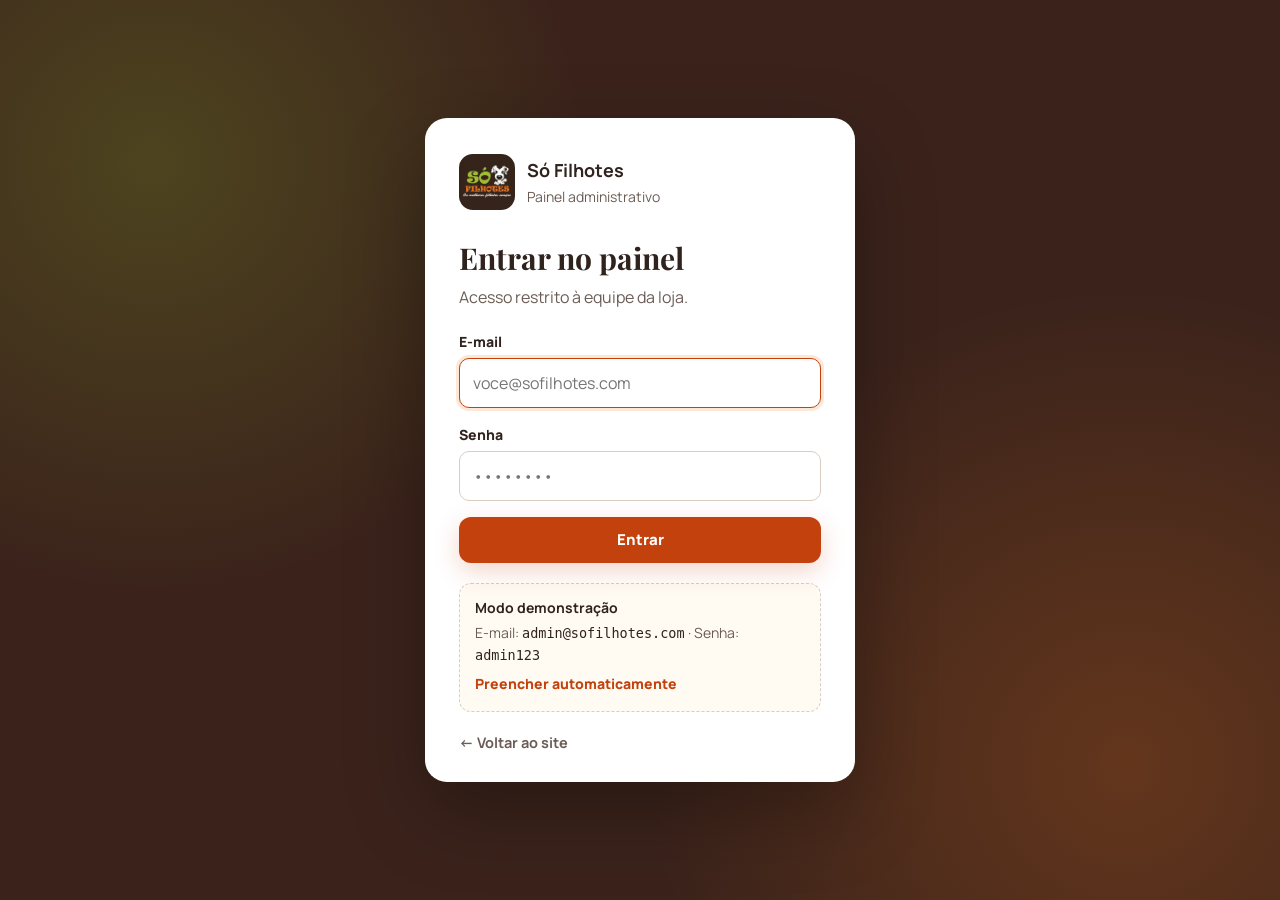
<file: admin.html>
<!doctype html>
<html lang="pt-BR">
<head>
  <meta charset="utf-8" />
  <meta name="viewport" content="width=device-width, initial-scale=1" />
  <title>Painel administrativo — Só Filhotes</title>
  <meta name="robots" content="noindex" />
  <meta name="theme-color" content="#3b231b" />
  <link rel="icon" type="image/png" href="assets/favicon.png" />
  <link rel="preconnect" href="https://fonts.googleapis.com" />
  <link rel="preconnect" href="https://fonts.gstatic.com" crossorigin />
  <link href="https://fonts.googleapis.com/css2?family=Manrope:wght@400;500;600;700;800&family=Playfair+Display:wght@600;700&display=swap" rel="stylesheet" />
  <link rel="stylesheet" href="css/base.css" />
  <link rel="stylesheet" href="css/admin.css" />
</head>
<body class="admin-body">

  <!-- ======================================================= -->
  <!-- TELA DE LOGIN                                           -->
  <!-- ======================================================= -->
  <main class="login-screen" id="loginScreen" hidden>
    <div class="login-card">
      <div class="login-brand">
        <img src="assets/logo.png" alt="" width="56" height="56" />
        <div><b>Só Filhotes</b><small>Painel administrativo</small></div>
      </div>

      <h1>Entrar no painel</h1>
      <p class="login-sub">Acesso restrito à equipe da loja.</p>

      <form id="loginForm" novalidate>
        <label>
          <span>E-mail</span>
          <input id="loginEmail" type="email" autocomplete="username" required placeholder="voce@sofilhotes.com" />
        </label>
        <label>
          <span>Senha</span>
          <input id="loginPassword" type="password" autocomplete="current-password" required placeholder="••••••••" />
        </label>
        <p class="form-error" id="loginError" role="alert"></p>
        <button class="primary-btn full" type="submit" id="loginSubmit">Entrar</button>
      </form>

      <!-- Só aparece no modo demonstração (sem back-end) -->
      <div class="demo-hint" id="demoHint" hidden>
        <b>Modo demonstração</b>
        <span>E-mail: <code id="demoEmail"></code> · Senha: <code id="demoPassword"></code></span>
        <button type="button" class="link-button" id="fillDemo">Preencher automaticamente</button>
      </div>

      <a class="back-link" href="index.html">← Voltar ao site</a>
    </div>
  </main>

  <!-- ======================================================= -->
  <!-- PAINEL                                                  -->
  <!-- ======================================================= -->
  <div class="admin-shell" id="adminShell" hidden>

    <!-- 1. BARRA LATERAL -->
    <aside class="admin-sidebar">
      <div class="admin-brand">
        <img class="admin-brand-logo" src="assets/logo.png" alt="" width="40" height="40" />
        <div class="nav-label"><b>Só Filhotes</b><small>Administração</small></div>
      </div>

      <nav aria-label="Seções do painel">
        <button class="admin-nav active" data-view="dashboard" aria-current="page">
          <span class="nav-icon" aria-hidden="true">⌂</span><span class="nav-label">Visão geral</span>
        </button>
        <button class="admin-nav" data-view="inventory">
          <span class="nav-icon" aria-hidden="true">□</span><span class="nav-label">Filhotes / Estoque</span>
        </button>
        <button class="admin-nav" data-view="inquiries">
          <span class="nav-icon" aria-hidden="true">✉</span><span class="nav-label">Interessados</span>
          <span class="nav-badge" id="navBadge" hidden></span>
        </button>
      </nav>

      <div class="admin-side-bottom">
        <div class="admin-user">
          <div class="avatar" id="userInitials" aria-hidden="true">AD</div>
          <div class="nav-label"><b id="userName">Administrador</b><small>Conectado</small></div>
        </div>
        <a class="side-link" href="index.html"><span class="nav-icon" aria-hidden="true">↗</span><span class="nav-label">Ver o site</span></a>
        <button class="side-link" id="logoutBtn"><span class="nav-icon" aria-hidden="true">⎋</span><span class="nav-label">Sair</span></button>
      </div>
    </aside>

    <!-- 2. CONTEÚDO -->
    <section class="admin-main">
      <header class="admin-topbar">
        <div>
          <small id="adminBreadcrumb">Painel / Visão geral</small>
          <h1 id="adminTitle">Visão geral</h1>
        </div>
        <div class="admin-top-actions">
          <span class="live-pill" id="modePill"><i></i> <span id="modeText">Modo demonstração</span></span>
          <button class="primary-btn compact" id="newDogBtn"><span aria-hidden="true">+</span> <span class="btn-label">Novo filhote</span></button>
        </div>
      </header>

      <!-- TELA A: VISÃO GERAL -->
      <div class="admin-view active" id="view-dashboard">
        <div class="admin-stats" id="adminStats"></div>

        <div class="admin-two-col">
          <section class="admin-card">
            <div class="card-head">
              <div><h2>Resumo do estoque</h2><p>Distribuição atual por status</p></div>
            </div>
            <div class="stock-bars" id="stockBars"></div>
          </section>

          <section class="admin-card">
            <div class="card-head">
              <div><h2>Interessados recentes</h2><p>Últimos contatos enviados pelo site</p></div>
              <button class="link-button" data-go="inquiries">Ver todos →</button>
            </div>
            <div class="activity-list" id="recentInquiries"></div>
          </section>
        </div>

        <section class="admin-card">
          <div class="card-head">
            <div><h2>Filhotes cadastrados</h2><p>Visão rápida dos registros</p></div>
            <button class="link-button" data-go="inventory">Ver estoque completo →</button>
          </div>
          <div class="mini-table" id="dashboardTable"></div>
        </section>
      </div>

      <!-- TELA B: ESTOQUE -->
      <div class="admin-view" id="view-inventory">
        <section class="admin-card flush">
          <div class="inventory-toolbar">
            <label class="search-box admin-search">
              <span aria-hidden="true">⌕</span>
              <span class="sr-only">Buscar no estoque</span>
              <input id="adminSearch" type="search" placeholder="Buscar por nome ou raça..." autocomplete="off" />
            </label>
            <select id="adminStatusFilter" class="select-control" aria-label="Filtrar por status">
              <option value="Todos">Todos os status</option>
              <option>Disponível</option>
              <option>Reservado</option>
              <option>Vendido</option>
            </select>
            <button class="secondary-btn" id="resetDemoBtn" hidden>Restaurar dados de exemplo</button>
          </div>

          <div class="inventory-table-wrap">
            <table class="inventory-table">
              <caption class="sr-only">Filhotes cadastrados</caption>
              <thead>
                <tr>
                  <th scope="col">Animal</th>
                  <th scope="col">Raça</th>
                  <th scope="col">Sexo / idade</th>
                  <th scope="col">Preço</th>
                  <th scope="col">Status</th>
                  <th scope="col"><span class="sr-only">Ações</span></th>
                </tr>
              </thead>
              <tbody id="inventoryBody"></tbody>
            </table>
          </div>
        </section>
      </div>

      <!-- TELA C: INTERESSADOS -->
      <div class="admin-view" id="view-inquiries">
        <section class="admin-card">
          <div class="card-head wrap">
            <div><h2>Interessados</h2><p>Contatos enviados pelo formulário do site.</p></div>
            <div class="tabs" role="group" aria-label="Filtrar interessados">
              <button class="tab active" data-filtro="pendentes" aria-pressed="true">Pendentes</button>
              <button class="tab" data-filtro="atendidos" aria-pressed="false">Atendidos</button>
              <button class="tab" data-filtro="todos" aria-pressed="false">Todos</button>
            </div>
          </div>
          <div class="inquiry-list" id="inquiryList"></div>
        </section>
      </div>
    </section>
  </div>

  <!-- ======================================================= -->
  <!-- MODAL: CADASTRO / EDIÇÃO DE FILHOTE                     -->
  <!-- ======================================================= -->
  <div class="modal-backdrop" id="dogFormModal" aria-hidden="true">
    <div class="modal form-modal" role="dialog" aria-modal="true" aria-labelledby="formTitle">
      <button class="modal-close" data-close="dogFormModal" aria-label="Fechar">×</button>

      <div class="form-header">
        <span class="soft-label">Painel administrativo</span>
        <h2 id="formTitle">Cadastrar filhote</h2>
        <p>Campos com * são obrigatórios.</p>
      </div>

      <form id="dogForm">
        <input type="hidden" id="dogId" />

        <div class="form-grid">
          <label>
            <span>Nome *</span>
            <input id="dogName" required maxlength="40" placeholder="Ex.: Thor" />
          </label>
          <label>
            <span>Raça *</span>
            <input id="dogBreed" required maxlength="60" list="breedList" placeholder="Ex.: Spitz Alemão" />
            <datalist id="breedList"></datalist>
          </label>
          <label>
            <span>Sexo *</span>
            <select id="dogSex" required>
              <option>Macho</option>
              <option>Fêmea</option>
            </select>
          </label>
          <label>
            <span>Data de nascimento *</span>
            <input id="dogBirth" type="date" required />
          </label>
          <label>
            <span>Preço</span>
            <!-- Campo de texto (e não type="number") para aceitar 3500, 3.500 ou 3.499,90 -->
            <div class="money-input">
              <b aria-hidden="true">R$</b>
              <input id="dogPrice" inputmode="decimal" autocomplete="off" placeholder="3.500 ou 3.499,90" aria-describedby="dogPriceHint" />
            </div>
            <small class="hint" id="dogPriceHint">Em branco, o site mostra “Consultar”.</small>
          </label>
          <label>
            <span>Status</span>
            <select id="dogStatus">
              <option>Disponível</option>
              <option>Reservado</option>
              <option>Vendido</option>
            </select>
          </label>
          <label>
            <span>Porte</span>
            <select id="dogSize">
              <option>Pequeno</option>
              <option selected>Médio</option>
              <option>Grande</option>
            </select>
          </label>
          <label>
            <span>Pelagem</span>
            <input id="dogCoat" maxlength="40" placeholder="Ex.: Dourada" />
          </label>

          <div class="span-2 photo-field">
            <img id="dogImagePreview" data-foto src="assets/sem-foto.svg" alt="Prévia da foto" />
            <label>
              <span>Link da foto</span>
              <input type="url" id="dogImage" placeholder="https://..." />
              <small class="hint">Sem foto, o site mostra a imagem “Foto em breve”.</small>
            </label>
          </div>

          <label class="span-2">
            <span>Descrição</span>
            <textarea id="dogDesc" rows="3" maxlength="400" placeholder="Temperamento e principais características..."></textarea>
          </label>

          <fieldset class="span-2 health-fieldset">
            <legend>Saúde e documentação</legend>
            <div class="check-group" id="vaccineChecks"></div>
            <div class="check-group">
              <label class="check"><input type="checkbox" id="dogDewormed" /> Vermifugado</label>
              <label class="check"><input type="checkbox" id="dogChip" /> Microchip</label>
              <label class="check"><input type="checkbox" id="dogPedigree" /> Pedigree</label>
            </div>
          </fieldset>
        </div>

        <div class="form-actions">
          <button type="button" class="secondary-btn" data-close="dogFormModal">Cancelar</button>
          <button class="primary-btn" type="submit" id="dogSubmit">Salvar filhote</button>
        </div>
      </form>
    </div>
  </div>

  <!-- Aviso rápido -->
  <div class="toast" id="toast" role="status" aria-live="polite">
    <span id="toastIcon" aria-hidden="true">✓</span>
    <div><b id="toastTitle"></b><small id="toastText"></small></div>
  </div>

  <script src="js/api.js"></script>
  <script src="js/comum.js"></script>
  <script src="js/admin.js"></script>
</body>
</html>
</file>
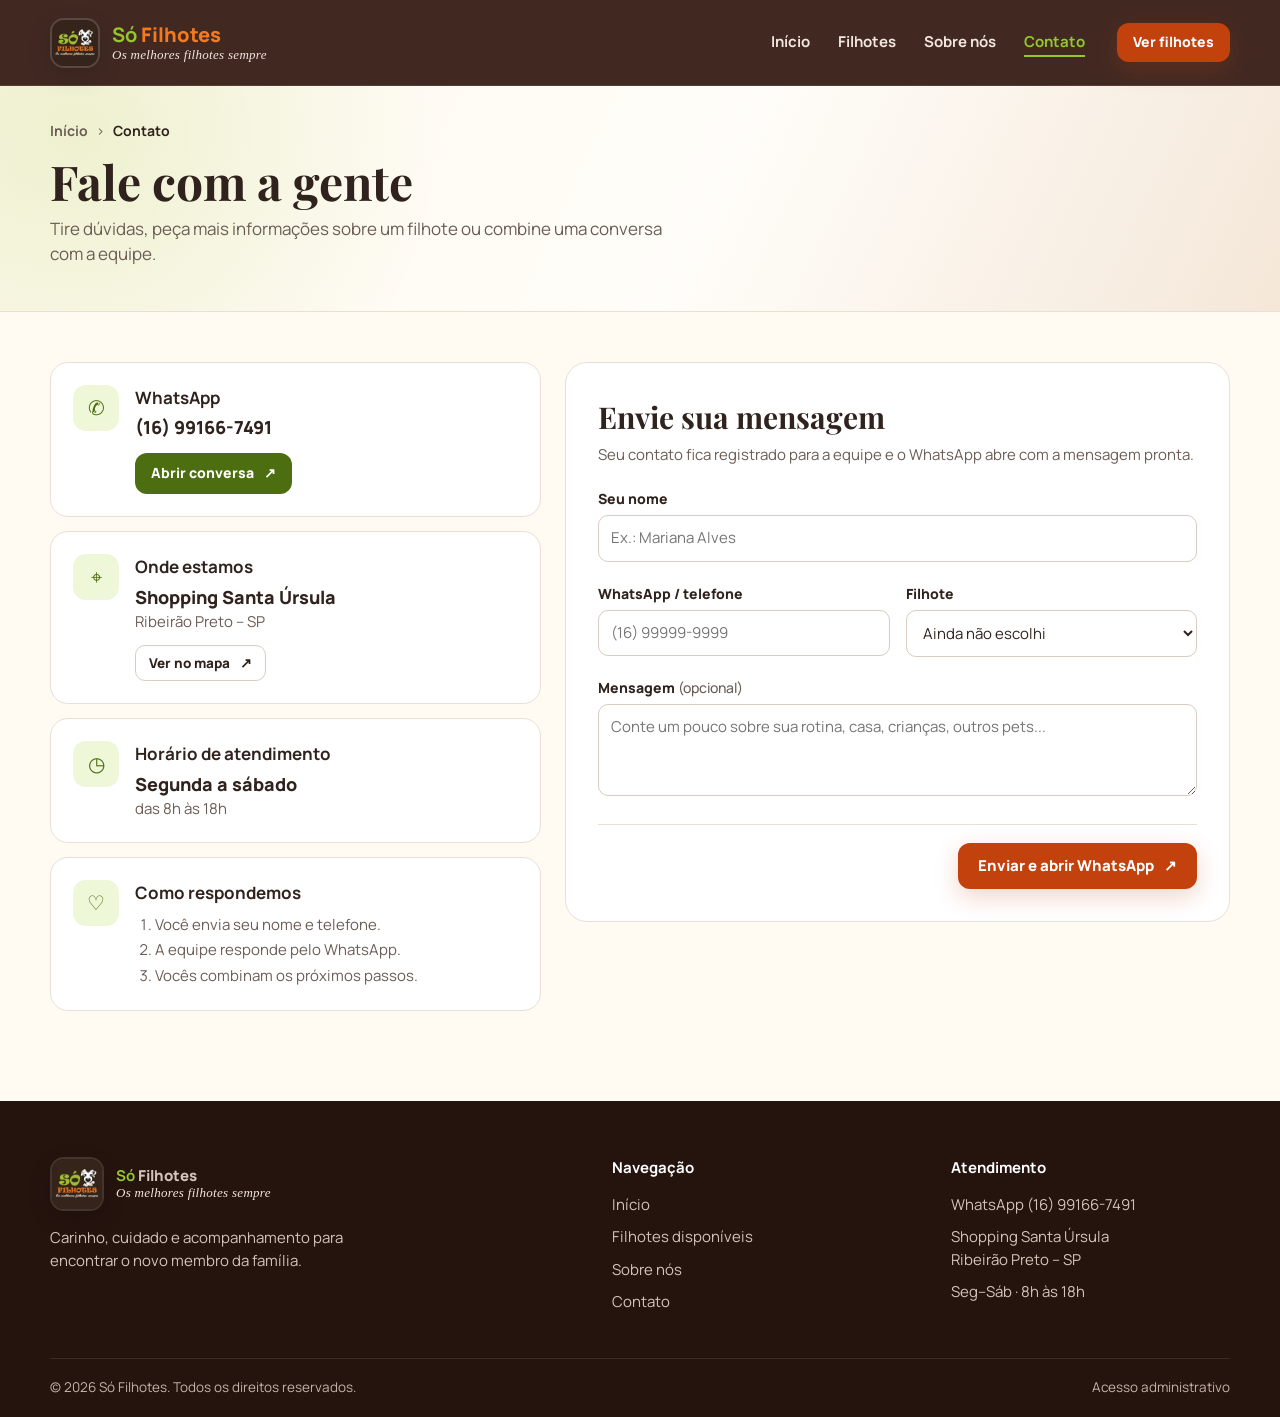
<file: contato.html>
<!doctype html>
<html lang="pt-BR">
<head>
  <meta charset="utf-8" />
  <meta name="viewport" content="width=device-width, initial-scale=1" />
  <title>Contato — Só Filhotes</title>
  <meta name="description" content="Fale com a Só Filhotes: WhatsApp (16) 99166-7491 · Shopping Santa Úrsula, Ribeirão Preto." />
  <meta name="theme-color" content="#3b231b" />

  <!-- Prévia quando o link é compartilhado (WhatsApp, redes sociais) -->
  <meta property="og:title" content="Contato — Só Filhotes" />
  <meta property="og:description" content="Fale com a Só Filhotes: WhatsApp (16) 99166-7491 · Shopping Santa Úrsula, Ribeirão Preto." />
  <meta property="og:image" content="assets/logo.png" />
  <meta property="og:type" content="website" />

  <link rel="icon" type="image/png" href="assets/favicon.png" />
  <link rel="preconnect" href="https://fonts.googleapis.com" />
  <link rel="preconnect" href="https://fonts.gstatic.com" crossorigin />
  <link href="https://fonts.googleapis.com/css2?family=Manrope:wght@400;500;600;700;800&family=Playfair+Display:wght@600;700&display=swap" rel="stylesheet" />
  <link rel="stylesheet" href="css/base.css" />
  <link rel="stylesheet" href="css/site.css" />
</head><body>
  <a class="pular-conteudo" href="#conteudo">Pular para o conteúdo</a>

  <!-- ===================================================== -->
  <!-- CABEÇALHO (igual em todas as páginas)                 -->
  <!-- ===================================================== -->
  <header class="site-header">
    <div class="container nav-wrap">
      <a class="brand" href="index.html" aria-label="Só Filhotes — página inicial">
        <img class="brand-logo" src="assets/logo.png" alt="" width="50" height="50" />
        <span class="brand-nome"><strong>Só</strong> Filhotes<small>Os melhores filhotes sempre</small></span>
      </a>

      <nav class="desktop-nav" aria-label="Navegação principal">
        <a href="index.html">Início</a>
        <a href="filhotes.html">Filhotes</a>
        <a href="sobre.html">Sobre nós</a>
        <a href="contato.html" aria-current="page">Contato</a>
      </nav>

      <a class="primary-btn compact nav-cta" href="filhotes.html">Ver filhotes</a>

      <button class="menu-btn" id="menuBtn" aria-label="Abrir menu" aria-expanded="false" aria-controls="mobileNav">☰</button>
    </div>

    <nav class="mobile-nav" id="mobileNav" aria-label="Menu">
        <a href="index.html">Início</a>
        <a href="filhotes.html">Filhotes</a>
        <a href="sobre.html">Sobre nós</a>
        <a href="contato.html" aria-current="page">Contato</a>
    </nav>
  </header>

  <main id="conteudo">
    <section class="page-hero">
      <div class="container">
        <nav class="breadcrumb" aria-label="Você está em">
          <a href="index.html">Início</a><span aria-hidden="true">›</span><span aria-current="page">Contato</span>
        </nav>
        <div class="page-hero-row">
          <div>
            <h1>Fale com a gente</h1>
            <p>Tire dúvidas, peça mais informações sobre um filhote ou combine uma conversa com a equipe.</p>
          </div>
        </div>
      </div>
    </section>

    <section class="contact-page">
      <div class="container contact-grid">
        <!-- Informações -->
        <div class="contact-info">
          <article class="info-card">
            <div class="info-icon" aria-hidden="true">✆</div>
            <div>
              <h2>WhatsApp</h2>
              <p class="info-destaque">(16) 99166-7491</p>
              <a class="whatsapp-btn" href="https://wa.me/5516991667491?text=Ol%C3%A1!%20Encontrei%20a%20S%C3%B3%20Filhotes%20pelo%20site%20e%20gostaria%20de%20mais%20informa%C3%A7%C3%B5es." target="_blank" rel="noopener">Abrir conversa <span aria-hidden="true">↗</span></a>
            </div>
          </article>
          <article class="info-card">
            <div class="info-icon" aria-hidden="true">⌖</div>
            <div>
              <h2>Onde estamos</h2>
              <p class="info-destaque">Shopping Santa Úrsula</p>
              <p>Ribeirão Preto – SP</p>
              <a class="secondary-btn small map-btn" href="https://www.google.com/maps/search/?api=1&query=Shopping%20Santa%20%C3%9Arsula%20Ribeir%C3%A3o%20Preto" target="_blank" rel="noopener">Ver no mapa <span aria-hidden="true">↗</span></a>
            </div>
          </article>
          <article class="info-card">
            <div class="info-icon" aria-hidden="true">◷</div>
            <div>
              <h2>Horário de atendimento</h2>
              <p class="info-destaque">Segunda a sábado</p>
              <p>das 8h às 18h</p>
            </div>
          </article>
          <article class="info-card">
            <div class="info-icon" aria-hidden="true">♡</div>
            <div>
              <h2>Como respondemos</h2>
              <ol class="info-steps">
                <li>Você envia seu nome e telefone.</li>
                <li>A equipe responde pelo WhatsApp.</li>
                <li>Vocês combinam os próximos passos.</li>
              </ol>
            </div>
          </article>
        </div>

        <!-- Formulário (montado pelo js/paginas/contato.js) -->
        <div class="contact-form-card">
          <h2>Envie sua mensagem</h2>
          <p>Seu contato fica registrado para a equipe e o WhatsApp abre com a mensagem pronta.</p>
          <div id="formContato" data-interesse></div>
        </div>
      </div>
    </section>
  </main>

  <!-- ===================================================== -->
  <!-- RODAPÉ (igual em todas as páginas)                    -->
  <!-- ===================================================== -->
  <footer class="footer">
    <div class="container footer-grid">
      <div>
        <a class="brand footer-brand" href="index.html" aria-label="Só Filhotes — página inicial">
          <img class="brand-logo" src="assets/logo.png" alt="" width="54" height="54" loading="lazy" />
          <span class="brand-nome"><strong>Só</strong> Filhotes<small>Os melhores filhotes sempre</small></span>
        </a>
        <p>Carinho, cuidado e acompanhamento para encontrar o novo membro da família.</p>
      </div>
      <div>
        <b>Navegação</b>
        <a href="index.html">Início</a>
        <a href="filhotes.html">Filhotes disponíveis</a>
        <a href="sobre.html">Sobre nós</a>
        <a href="contato.html">Contato</a>
      </div>
      <div>
        <b>Atendimento</b>
        <a href="https://wa.me/5516991667491" target="_blank" rel="noopener">WhatsApp (16) 99166-7491</a>
        <a href="https://www.google.com/maps/search/?api=1&query=Shopping%20Santa%20%C3%9Arsula%20Ribeir%C3%A3o%20Preto" target="_blank" rel="noopener">Shopping Santa Úrsula<br />Ribeirão Preto – SP</a>
        <span>Seg–Sáb · 8h às 18h</span>
      </div>
    </div>
    <div class="container footer-bottom">
      <span>© 2026 Só Filhotes. Todos os direitos reservados.</span>
      <a href="admin.html">Acesso administrativo</a>
    </div>
  </footer>

  <!-- Aviso rápido -->
  <div class="toast" id="toast" role="status" aria-live="polite">
    <span id="toastIcon" aria-hidden="true">✓</span>
    <div><b id="toastTitle"></b><small id="toastText"></small></div>
  </div>

  <!-- Scripts (a ordem importa: api → comum → site → página) -->
  <script src="js/api.js"></script>
  <script src="js/comum.js"></script>
  <script src="js/site.js"></script>
  <script src="js/paginas/contato.js"></script>
</body>
</html>
</file>
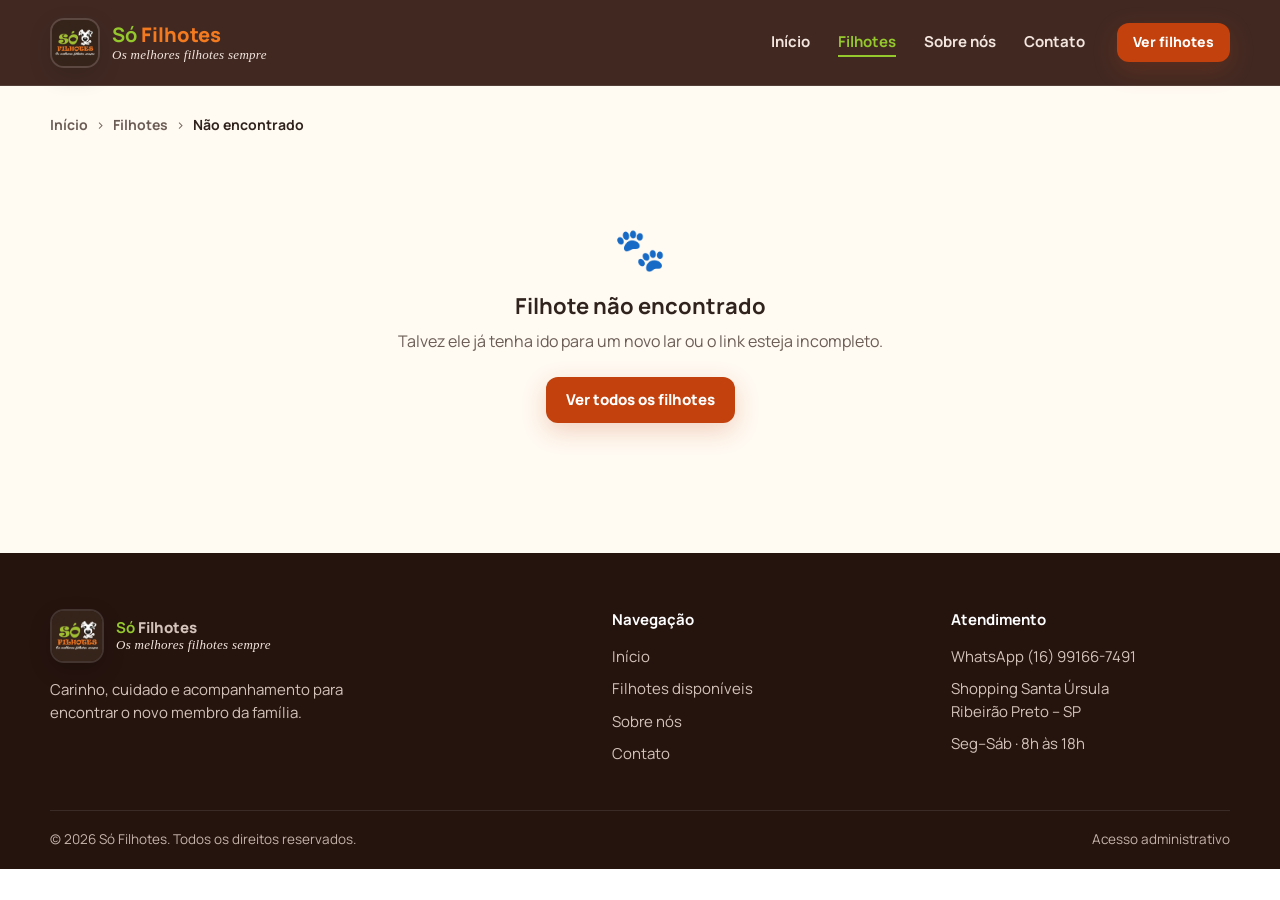
<file: filhote.html>
<!doctype html>
<html lang="pt-BR">
<head>
  <meta charset="utf-8" />
  <meta name="viewport" content="width=device-width, initial-scale=1" />
  <title>Filhote — Só Filhotes</title>
  <meta name="description" content="Veja fotos, idade, vacinas e documentação do filhote e fale com a equipe da Só Filhotes." />
  <meta name="theme-color" content="#3b231b" />

  <!-- Prévia quando o link é compartilhado (WhatsApp, redes sociais) -->
  <meta property="og:title" content="Filhote — Só Filhotes" />
  <meta property="og:description" content="Veja fotos, idade, vacinas e documentação do filhote e fale com a equipe da Só Filhotes." />
  <meta property="og:image" content="assets/logo.png" />
  <meta property="og:type" content="website" />

  <link rel="icon" type="image/png" href="assets/favicon.png" />
  <link rel="preconnect" href="https://fonts.googleapis.com" />
  <link rel="preconnect" href="https://fonts.gstatic.com" crossorigin />
  <link href="https://fonts.googleapis.com/css2?family=Manrope:wght@400;500;600;700;800&family=Playfair+Display:wght@600;700&display=swap" rel="stylesheet" />
  <link rel="stylesheet" href="css/base.css" />
  <link rel="stylesheet" href="css/site.css" />
</head><body>
  <a class="pular-conteudo" href="#conteudo">Pular para o conteúdo</a>

  <!-- ===================================================== -->
  <!-- CABEÇALHO (igual em todas as páginas)                 -->
  <!-- ===================================================== -->
  <header class="site-header">
    <div class="container nav-wrap">
      <a class="brand" href="index.html" aria-label="Só Filhotes — página inicial">
        <img class="brand-logo" src="assets/logo.png" alt="" width="50" height="50" />
        <span class="brand-nome"><strong>Só</strong> Filhotes<small>Os melhores filhotes sempre</small></span>
      </a>

      <nav class="desktop-nav" aria-label="Navegação principal">
        <a href="index.html">Início</a>
        <a href="filhotes.html" aria-current="page">Filhotes</a>
        <a href="sobre.html">Sobre nós</a>
        <a href="contato.html">Contato</a>
      </nav>

      <a class="primary-btn compact nav-cta" href="filhotes.html">Ver filhotes</a>

      <button class="menu-btn" id="menuBtn" aria-label="Abrir menu" aria-expanded="false" aria-controls="mobileNav">☰</button>
    </div>

    <nav class="mobile-nav" id="mobileNav" aria-label="Menu">
        <a href="index.html">Início</a>
        <a href="filhotes.html" aria-current="page">Filhotes</a>
        <a href="sobre.html">Sobre nós</a>
        <a href="contato.html">Contato</a>
    </nav>
  </header>

  <main id="conteudo">
    <section class="detail-section">
      <div class="container">
        <nav class="breadcrumb" aria-label="Você está em">
          <a href="index.html">Início</a><span aria-hidden="true">›</span>
          <a href="filhotes.html">Filhotes</a><span aria-hidden="true">›</span>
          <span aria-current="page" id="migalhaNome">Carregando…</span>
        </nav>

        <!-- Montado pelo js/paginas/filhote.js -->
        <div id="detalhe" aria-live="polite"></div>
      </div>
    </section>

    <section class="catalog-section compact" id="outrosSecao">
      <div class="container">
        <div class="section-heading row-heading">
          <div><h2>Outros filhotes</h2></div>
          <a class="section-link" href="filhotes.html">Ver todos <span aria-hidden="true">→</span></a>
        </div>
        <div class="dog-grid" id="outros"></div>
      </div>
    </section>
  </main>

  <!-- ===================================================== -->
  <!-- RODAPÉ (igual em todas as páginas)                    -->
  <!-- ===================================================== -->
  <footer class="footer">
    <div class="container footer-grid">
      <div>
        <a class="brand footer-brand" href="index.html" aria-label="Só Filhotes — página inicial">
          <img class="brand-logo" src="assets/logo.png" alt="" width="54" height="54" loading="lazy" />
          <span class="brand-nome"><strong>Só</strong> Filhotes<small>Os melhores filhotes sempre</small></span>
        </a>
        <p>Carinho, cuidado e acompanhamento para encontrar o novo membro da família.</p>
      </div>
      <div>
        <b>Navegação</b>
        <a href="index.html">Início</a>
        <a href="filhotes.html">Filhotes disponíveis</a>
        <a href="sobre.html">Sobre nós</a>
        <a href="contato.html">Contato</a>
      </div>
      <div>
        <b>Atendimento</b>
        <a href="https://wa.me/5516991667491" target="_blank" rel="noopener">WhatsApp (16) 99166-7491</a>
        <a href="https://www.google.com/maps/search/?api=1&query=Shopping%20Santa%20%C3%9Arsula%20Ribeir%C3%A3o%20Preto" target="_blank" rel="noopener">Shopping Santa Úrsula<br />Ribeirão Preto – SP</a>
        <span>Seg–Sáb · 8h às 18h</span>
      </div>
    </div>
    <div class="container footer-bottom">
      <span>© 2026 Só Filhotes. Todos os direitos reservados.</span>
      <a href="admin.html">Acesso administrativo</a>
    </div>
  </footer>

  <!-- Aviso rápido -->
  <div class="toast" id="toast" role="status" aria-live="polite">
    <span id="toastIcon" aria-hidden="true">✓</span>
    <div><b id="toastTitle"></b><small id="toastText"></small></div>
  </div>

  <!-- Scripts (a ordem importa: api → comum → site → página) -->
  <script src="js/api.js"></script>
  <script src="js/comum.js"></script>
  <script src="js/site.js"></script>
  <script src="js/paginas/filhote.js"></script>
</body>
</html>
</file>
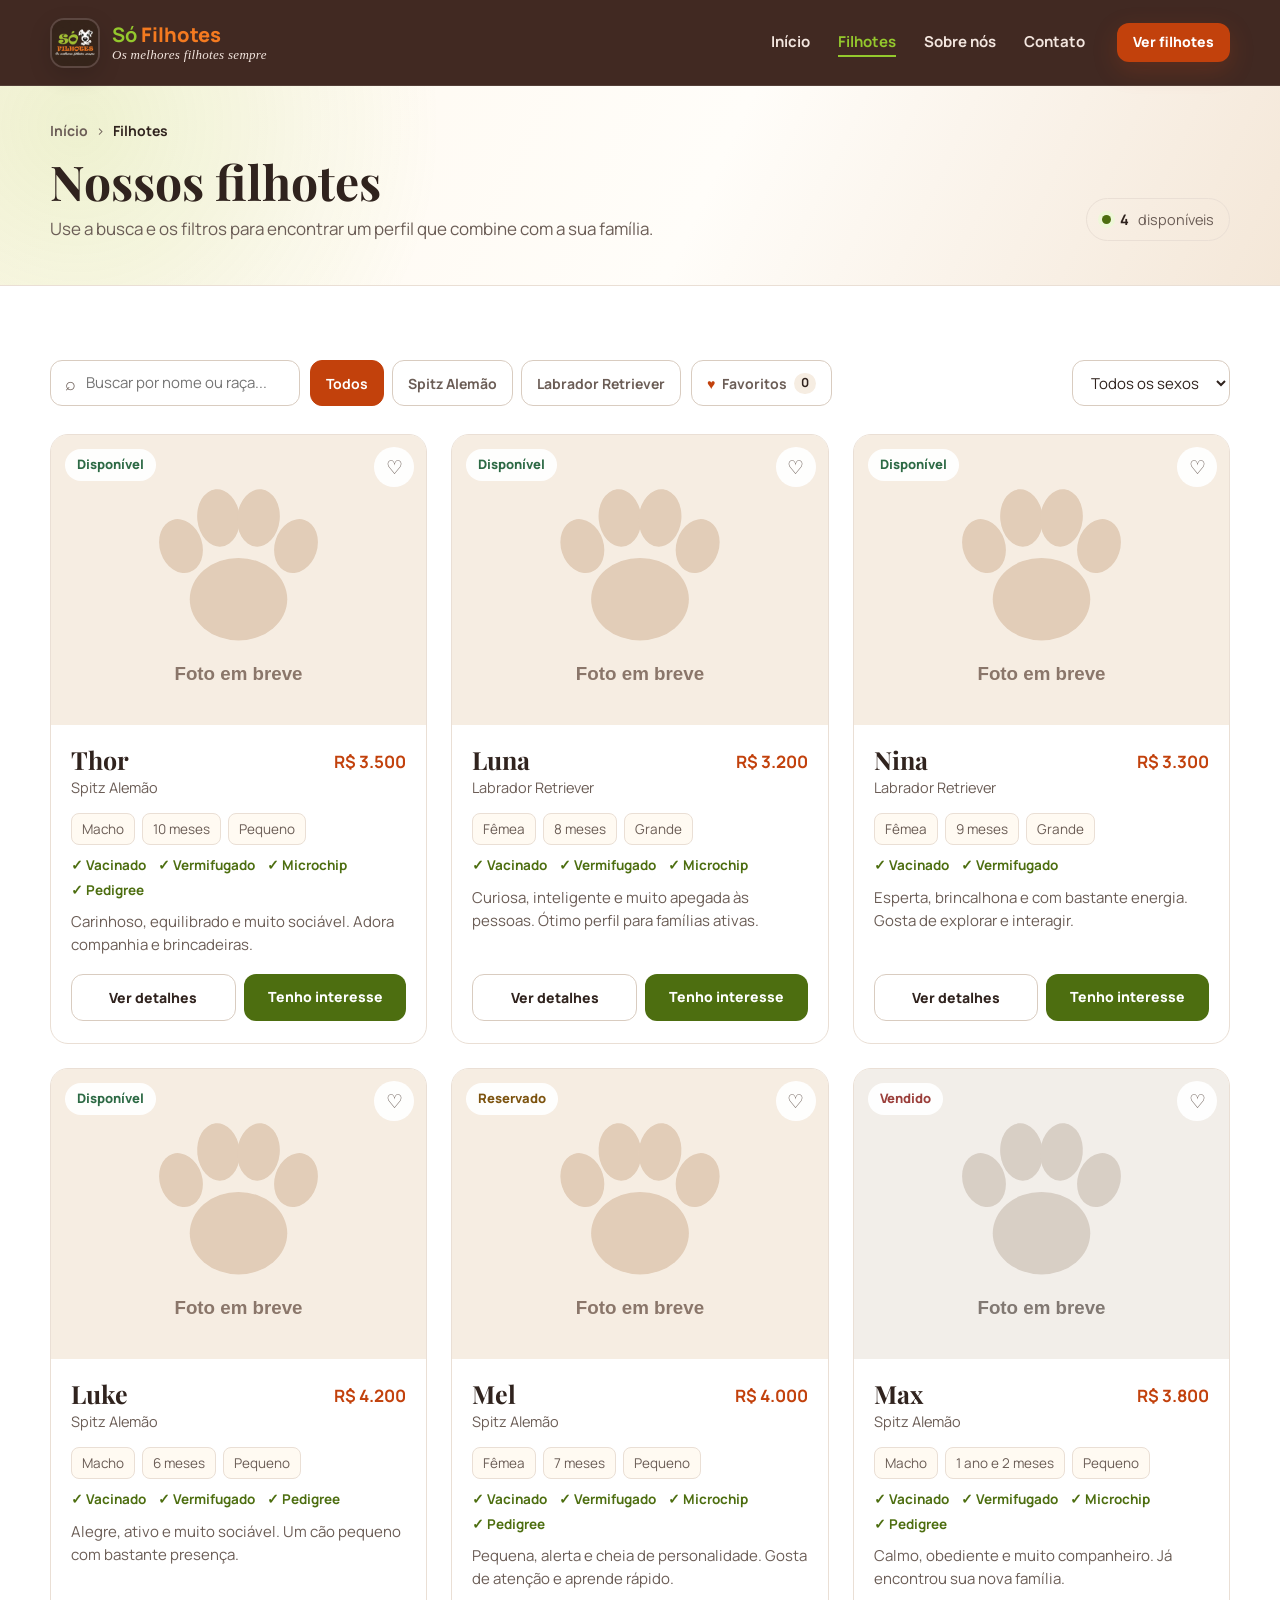
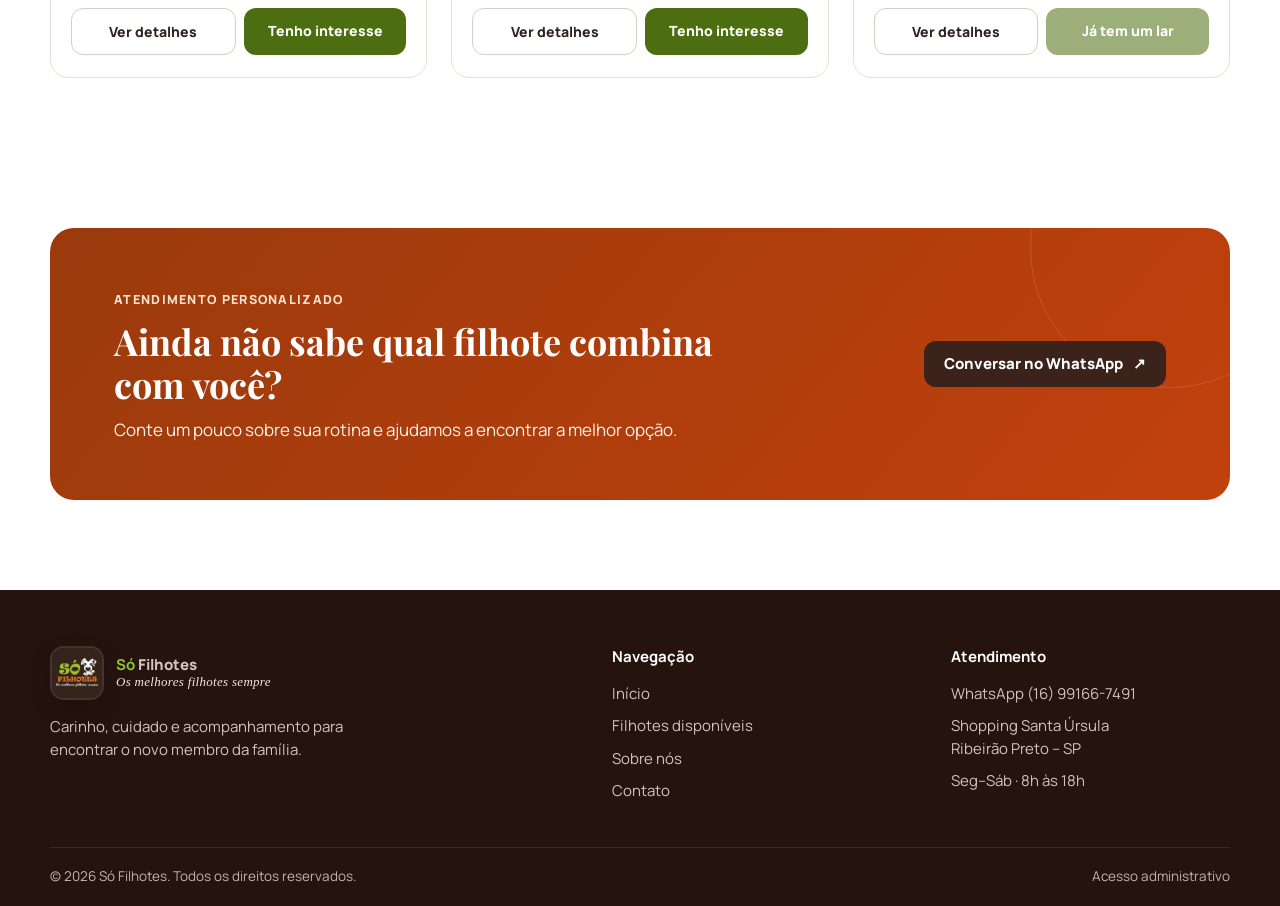
<file: filhotes.html>
<!doctype html>
<html lang="pt-BR">
<head>
  <meta charset="utf-8" />
  <meta name="viewport" content="width=device-width, initial-scale=1" />
  <title>Filhotes disponíveis — Só Filhotes</title>
  <meta name="description" content="Veja todos os filhotes da Só Filhotes: raça, idade, vacinas e preço. Filtre e salve seus favoritos." />
  <meta name="theme-color" content="#3b231b" />

  <!-- Prévia quando o link é compartilhado (WhatsApp, redes sociais) -->
  <meta property="og:title" content="Filhotes disponíveis — Só Filhotes" />
  <meta property="og:description" content="Veja todos os filhotes da Só Filhotes: raça, idade, vacinas e preço. Filtre e salve seus favoritos." />
  <meta property="og:image" content="assets/logo.png" />
  <meta property="og:type" content="website" />

  <link rel="icon" type="image/png" href="assets/favicon.png" />
  <link rel="preconnect" href="https://fonts.googleapis.com" />
  <link rel="preconnect" href="https://fonts.gstatic.com" crossorigin />
  <link href="https://fonts.googleapis.com/css2?family=Manrope:wght@400;500;600;700;800&family=Playfair+Display:wght@600;700&display=swap" rel="stylesheet" />
  <link rel="stylesheet" href="css/base.css" />
  <link rel="stylesheet" href="css/site.css" />
</head><body>
  <a class="pular-conteudo" href="#conteudo">Pular para o conteúdo</a>

  <!-- ===================================================== -->
  <!-- CABEÇALHO (igual em todas as páginas)                 -->
  <!-- ===================================================== -->
  <header class="site-header">
    <div class="container nav-wrap">
      <a class="brand" href="index.html" aria-label="Só Filhotes — página inicial">
        <img class="brand-logo" src="assets/logo.png" alt="" width="50" height="50" />
        <span class="brand-nome"><strong>Só</strong> Filhotes<small>Os melhores filhotes sempre</small></span>
      </a>

      <nav class="desktop-nav" aria-label="Navegação principal">
        <a href="index.html">Início</a>
        <a href="filhotes.html" aria-current="page">Filhotes</a>
        <a href="sobre.html">Sobre nós</a>
        <a href="contato.html">Contato</a>
      </nav>

      <a class="primary-btn compact nav-cta" href="filhotes.html">Ver filhotes</a>

      <button class="menu-btn" id="menuBtn" aria-label="Abrir menu" aria-expanded="false" aria-controls="mobileNav">☰</button>
    </div>

    <nav class="mobile-nav" id="mobileNav" aria-label="Menu">
        <a href="index.html">Início</a>
        <a href="filhotes.html" aria-current="page">Filhotes</a>
        <a href="sobre.html">Sobre nós</a>
        <a href="contato.html">Contato</a>
    </nav>
  </header>

  <main id="conteudo">
    <section class="page-hero">
      <div class="container">
        <nav class="breadcrumb" aria-label="Você está em">
          <a href="index.html">Início</a><span aria-hidden="true">›</span><span aria-current="page">Filhotes</span>
        </nav>
        <div class="page-hero-row">
          <div>
            <h1>Nossos filhotes</h1>
            <p>Use a busca e os filtros para encontrar um perfil que combine com a sua família.</p>
          </div>
          <div class="availability-pill"><span class="status-dot"></span><b id="availableCountPublic">0</b> disponíveis</div>
        </div>
      </div>
    </section>

    <!-- Catálogo (montado pelo js/paginas/filhotes.js) -->
    <section class="catalog-section compact">
      <div class="container">
        <div class="catalog-toolbar">
          <label class="search-box">
            <span aria-hidden="true">⌕</span>
            <span class="sr-only">Buscar filhote</span>
            <input id="searchInput" type="search" placeholder="Buscar por nome ou raça..." autocomplete="off" />
          </label>
          <div class="filter-group" id="breedFilters" role="group" aria-label="Filtrar por raça"></div>
          <button class="filter-chip fav-toggle" id="favToggle" aria-pressed="false">
            <span aria-hidden="true">♥</span> Favoritos <span class="fav-count" data-fav-count>0</span>
          </button>
          <select id="sexFilter" class="select-control" aria-label="Filtrar por sexo">
            <option value="Todos">Todos os sexos</option>
            <option value="Macho">Machos</option>
            <option value="Fêmea">Fêmeas</option>
          </select>
        </div>

        <div class="dog-grid" id="dogGrid" aria-live="polite" aria-busy="true"></div>

        <div class="empty-state hidden" id="emptyState">
          <div aria-hidden="true">🐾</div>
          <h2 class="empty-title" id="emptyTitle">Nenhum filhote encontrado</h2>
          <p id="emptyText">Tente alterar os filtros da busca.</p>
          <button class="secondary-btn" id="clearFilters">Limpar filtros</button>
        </div>

        <div class="empty-state hidden" id="errorState">
          <div aria-hidden="true">⚠️</div>
          <h2 class="empty-title">Não foi possível carregar os filhotes</h2>
          <p id="errorText">Verifique sua conexão e tente novamente.</p>
          <button class="secondary-btn" id="retryLoad">Tentar novamente</button>
        </div>
      </div>
    </section>

    <!-- Chamada para contato -->
    <section class="contact-section">
      <div class="container contact-card">
        <div>
          <span class="soft-label">Atendimento personalizado</span>
          <h2>Ainda não sabe qual filhote combina com você?</h2>
          <p>Conte um pouco sobre sua rotina e ajudamos a encontrar a melhor opção.</p>
        </div>
        <button class="light-btn" data-contato-geral>Conversar no WhatsApp <span aria-hidden="true">↗</span></button>
      </div>
    </section>
  </main>

  <!-- ===================================================== -->
  <!-- RODAPÉ (igual em todas as páginas)                    -->
  <!-- ===================================================== -->
  <footer class="footer">
    <div class="container footer-grid">
      <div>
        <a class="brand footer-brand" href="index.html" aria-label="Só Filhotes — página inicial">
          <img class="brand-logo" src="assets/logo.png" alt="" width="54" height="54" loading="lazy" />
          <span class="brand-nome"><strong>Só</strong> Filhotes<small>Os melhores filhotes sempre</small></span>
        </a>
        <p>Carinho, cuidado e acompanhamento para encontrar o novo membro da família.</p>
      </div>
      <div>
        <b>Navegação</b>
        <a href="index.html">Início</a>
        <a href="filhotes.html">Filhotes disponíveis</a>
        <a href="sobre.html">Sobre nós</a>
        <a href="contato.html">Contato</a>
      </div>
      <div>
        <b>Atendimento</b>
        <a href="https://wa.me/5516991667491" target="_blank" rel="noopener">WhatsApp (16) 99166-7491</a>
        <a href="https://www.google.com/maps/search/?api=1&query=Shopping%20Santa%20%C3%9Arsula%20Ribeir%C3%A3o%20Preto" target="_blank" rel="noopener">Shopping Santa Úrsula<br />Ribeirão Preto – SP</a>
        <span>Seg–Sáb · 8h às 18h</span>
      </div>
    </div>
    <div class="container footer-bottom">
      <span>© 2026 Só Filhotes. Todos os direitos reservados.</span>
      <a href="admin.html">Acesso administrativo</a>
    </div>
  </footer>

  <!-- Aviso rápido -->
  <div class="toast" id="toast" role="status" aria-live="polite">
    <span id="toastIcon" aria-hidden="true">✓</span>
    <div><b id="toastTitle"></b><small id="toastText"></small></div>
  </div>

  <!-- Scripts (a ordem importa: api → comum → site → página) -->
  <script src="js/api.js"></script>
  <script src="js/comum.js"></script>
  <script src="js/site.js"></script>
  <script src="js/paginas/filhotes.js"></script>
</body>
</html>
</file>
<file: css/base.css>
/* ==========================================================================
   base.css — cores, fontes e componentes usados no site E no painel
   ========================================================================== */

/* ---------- 1. Variáveis (identidade visual Só Filhotes) ---------- */
:root {
  /* Marca */
  --marrom: #3b231b;
  --marrom-escuro: #25130e;
  --laranja: #f47a20;            /* cor do logo: detalhes e texto sobre fundo escuro */
  --laranja-forte: #c2410c;      /* botões com texto branco e preços (contraste 5,2:1) */
  --laranja-forte-hover: #9a3412;
  --verde: #94c82d;              /* cor do logo: detalhes sobre fundo escuro */
  --verde-escuro: #4d6e10;       /* botão "Tenho interesse" (contraste 5,9:1) */
  --verde-escuro-hover: #3f5c0d;
  --verde-claro: #eef7d8;

  /* Fundos */
  --branco: #ffffff;
  --creme: #fffaf2;
  --creme-escuro: #f6ede2;

  /* Texto */
  --texto: #30231e;
  --texto-suave: #6b5d56;        /* contraste 6,3:1 no branco */
  --texto-no-escuro: #f3e6df;
  --texto-no-escuro-suave: #d3c3ba;

  /* Linhas */
  --linha: #eadfd5;
  --linha-forte: #d9ccc0;

  /* Status */
  --sucesso: #2d6a45;
  --sucesso-fundo: #e6f3ea;
  --aviso: #7d5410;
  --aviso-fundo: #faf0dc;
  --perigo: #9b3f3b;
  --perigo-fundo: #f8e6e5;

  /* Outros */
  --sombra: 0 18px 50px rgba(59, 35, 27, 0.14);
  --raio: 14px;
  --fonte: 'Manrope', Arial, sans-serif;
  --fonte-titulo: 'Playfair Display', Georgia, serif;
  --altura-header: 86px;
}

/* ---------- 2. Reset e base ---------- */
*,
*::before,
*::after {
  box-sizing: border-box;
}

html {
  scroll-behavior: smooth;
  -webkit-text-size-adjust: 100%;
}

body {
  margin: 0;
  font-family: var(--fonte);
  font-size: 16px;
  line-height: 1.5;
  background: var(--branco);
  color: var(--texto);
}

body.modal-aberto {
  overflow: hidden;
}

img {
  display: block;
  max-width: 100%;
}

a {
  color: inherit;
  text-decoration: none;
}

button,
input,
select,
textarea {
  font: inherit;
  color: inherit;
}

button {
  cursor: pointer;
}

button:disabled {
  cursor: not-allowed;
}

[hidden],
.hidden {
  display: none !important;
}

.container {
  width: min(1180px, calc(100% - 40px));
  margin-inline: auto;
}

/* Contorno visível para quem navega pelo teclado */
:focus-visible {
  outline: 3px solid var(--laranja);
  outline-offset: 2px;
  border-radius: 6px;
}

/* Texto só para leitores de tela */
.sr-only {
  position: absolute;
  width: 1px;
  height: 1px;
  padding: 0;
  margin: -1px;
  overflow: hidden;
  clip: rect(0, 0, 0, 0);
  white-space: nowrap;
  border: 0;
}

/* Link "pular para o conteúdo" (aparece ao apertar Tab) */
.pular-conteudo {
  position: absolute;
  left: 16px;
  top: -60px;
  z-index: 400;
  background: var(--marrom);
  color: #fff;
  padding: 12px 16px;
  border-radius: 10px;
  font-weight: 700;
}

.pular-conteudo:focus {
  top: 12px;
}

/* ---------- 3. Botões ---------- */
.primary-btn,
.secondary-btn,
.whatsapp-btn,
.light-btn {
  display: inline-flex;
  align-items: center;
  justify-content: center;
  gap: 10px;
  border-radius: 12px;
  font-weight: 800;
  font-size: 15px;
  line-height: 1.2;
  padding: 14px 20px;
  transition: background 0.2s, transform 0.2s, border-color 0.2s;
}

.primary-btn {
  border: 0;
  background: var(--laranja-forte);
  color: #fff;
  box-shadow: 0 8px 25px rgba(194, 65, 12, 0.22);
}

.primary-btn:hover:not(:disabled) {
  background: var(--laranja-forte-hover);
  transform: translateY(-1px);
}

.primary-btn.compact {
  padding: 11px 16px;
  font-size: 14px;
}

.primary-btn.full {
  width: 100%;
}

.primary-btn:disabled,
.secondary-btn:disabled,
.whatsapp-btn:disabled {
  opacity: 0.55;
  box-shadow: none;
  transform: none;
}

.secondary-btn {
  border: 1px solid var(--linha-forte);
  background: #fff;
  color: var(--texto);
  font-size: 14px;
  padding: 12px 16px;
}

.secondary-btn:hover:not(:disabled) {
  border-color: var(--texto-suave);
}

.whatsapp-btn {
  border: 0;
  background: var(--verde-escuro);
  color: #fff;
  font-size: 14px;
  padding: 12px 16px;
}

.whatsapp-btn:hover:not(:disabled) {
  background: var(--verde-escuro-hover);
}

.primary-btn.small,
.secondary-btn.small,
.whatsapp-btn.small {
  font-size: 13.5px;
  padding: 9px 13px;
  border-radius: 10px;
}

.link-button {
  border: 0;
  background: none;
  padding: 4px 0;
  color: var(--laranja-forte);
  font-size: 14px;
  font-weight: 800;
  white-space: nowrap;
}

.link-button:hover {
  text-decoration: underline;
}

/* ---------- 4. Campos ---------- */
.search-box {
  height: 46px;
  border: 1px solid var(--linha-forte);
  border-radius: 12px;
  display: flex;
  align-items: center;
  gap: 8px;
  padding: 0 14px;
  background: #fff;
  min-width: 250px;
}

.search-box:focus-within {
  border-color: var(--laranja-forte);
  box-shadow: 0 0 0 3px rgba(244, 122, 32, 0.18);
}

.search-box input {
  border: 0;
  outline: 0;
  width: 100%;
  font-size: 15px;
  background: transparent;
}

.search-box > span:first-child {
  color: var(--texto-suave);
  font-size: 18px;
}

.select-control {
  height: 46px;
  border: 1px solid var(--linha-forte);
  border-radius: 12px;
  background: #fff;
  padding: 0 14px;
  font-size: 15px;
  color: var(--texto);
}

/* ---------- 5. Selos de status ---------- */
.status-badge {
  display: inline-flex;
  align-items: center;
  gap: 6px;
  border-radius: 99px;
  padding: 6px 11px;
  font-size: 13px;
  font-weight: 800;
  white-space: nowrap;
}

.status-badge::before {
  content: '';
  width: 7px;
  height: 7px;
  border-radius: 50%;
  background: currentColor;
}

.status-badge.disponivel { background: var(--sucesso-fundo); color: var(--sucesso); }
.status-badge.reservado  { background: var(--aviso-fundo);   color: var(--aviso); }
.status-badge.vendido    { background: var(--perigo-fundo);  color: var(--perigo); }

.soft-label {
  font-size: 12.5px;
  text-transform: uppercase;
  letter-spacing: 1.3px;
  font-weight: 800;
  color: var(--laranja-forte);
}

/* ---------- 6. Modais ---------- */
.modal-backdrop {
  position: fixed;
  inset: 0;
  z-index: 200;
  display: flex;
  align-items: center;
  justify-content: center;
  padding: 20px;
  background: rgba(20, 10, 6, 0.62);
  backdrop-filter: blur(5px);
  opacity: 0;
  visibility: hidden;
  transition: opacity 0.2s, visibility 0.2s;
}

.modal-backdrop.open {
  opacity: 1;
  visibility: visible;
}

.modal {
  position: relative;
  max-height: 92vh;
  overflow: auto;
  background: #fff;
  border-radius: 20px;
  box-shadow: 0 30px 90px rgba(0, 0, 0, 0.28);
}

.modal-close {
  position: absolute;
  top: 14px;
  right: 14px;
  z-index: 5;
  width: 40px;
  height: 40px;
  border: 1px solid var(--linha);
  border-radius: 50%;
  background: rgba(255, 255, 255, 0.95);
  font-size: 22px;
  line-height: 1;
  color: var(--texto);
}

/* Formulários dentro de modais */
.form-modal {
  width: min(720px, 96vw);
  padding: 34px;
}

.form-header h2 {
  font-family: var(--fonte-titulo);
  font-size: 30px;
  margin: 8px 0 4px;
  padding-right: 40px;
}

.form-header p {
  font-size: 15px;
  color: var(--texto-suave);
  margin: 0 0 22px;
}

.form-grid {
  display: grid;
  grid-template-columns: 1fr 1fr;
  gap: 16px;
}

.form-grid label > span,
.form-grid legend {
  display: block;
  font-size: 14px;
  font-weight: 800;
  color: var(--texto);
  margin-bottom: 6px;
}

.form-grid label > span em {
  font-weight: 500;
  font-style: normal;
  color: var(--texto-suave);
}

.form-grid input:not([type='checkbox']),
.form-grid select,
.form-grid textarea {
  width: 100%;
  border: 1px solid var(--linha-forte);
  border-radius: 10px;
  padding: 11px 12px;
  font-size: 15px;
  background: #fff;
}

.form-grid input:focus,
.form-grid select:focus,
.form-grid textarea:focus {
  outline: none;
  border-color: var(--laranja-forte);
  box-shadow: 0 0 0 3px rgba(244, 122, 32, 0.18);
}

.form-grid [aria-invalid='true'] {
  border-color: var(--perigo);
}

.form-grid textarea {
  resize: vertical;
}

.span-2 {
  grid-column: span 2;
}

.field-error,
.form-error {
  display: block;
  min-height: 0;
  margin-top: 5px;
  font-size: 13.5px;
  font-weight: 700;
  color: var(--perigo);
}

.form-error:empty {
  display: none;
}

.hint {
  display: block;
  margin-top: 5px;
  font-size: 13px;
  color: var(--texto-suave);
}

.form-actions {
  display: flex;
  justify-content: flex-end;
  flex-wrap: wrap;
  gap: 10px;
  margin-top: 22px;
  padding-top: 18px;
  border-top: 1px solid var(--linha);
}

.form-actions.centered {
  justify-content: center;
  border-top: 0;
}

/* ---------- 7. Aviso rápido (toast) ---------- */
.toast {
  position: fixed;
  right: 22px;
  bottom: 22px;
  z-index: 300;
  display: flex;
  align-items: center;
  gap: 12px;
  max-width: calc(100vw - 44px);
  padding: 13px 16px;
  border-radius: 14px;
  background: var(--marrom);
  color: #fff;
  box-shadow: 0 16px 45px rgba(0, 0, 0, 0.22);
  transform: translateY(140px);
  opacity: 0;
  transition: transform 0.25s, opacity 0.25s;
}

.toast.show {
  transform: none;
  opacity: 1;
}

.toast > span {
  flex: none;
  width: 30px;
  height: 30px;
  border-radius: 50%;
  background: var(--verde-escuro);
  display: grid;
  place-items: center;
  font-weight: 800;
}

.toast.erro > span {
  background: var(--perigo);
}

.toast b {
  display: block;
  font-size: 15px;
}

.toast small {
  display: block;
  font-size: 14px;
  color: var(--texto-no-escuro-suave);
}

/* ---------- 8. Responsivo (comum) ---------- */
@media (max-width: 760px) {
  .container {
    width: calc(100% - 32px);
  }

  .form-modal {
    padding: 28px 20px;
  }

  .form-grid {
    grid-template-columns: 1fr;
  }

  .span-2 {
    grid-column: auto;
  }

  .form-actions > * {
    flex: 1 1 auto;
  }
}

/* Quem prefere menos animação (configuração do sistema) */
@media (prefers-reduced-motion: reduce) {
  html {
    scroll-behavior: auto;
  }

  *,
  *::before,
  *::after {
    transition-duration: 0.01ms !important;
    animation-duration: 0.01ms !important;
  }
}
</file>
<file: css/admin.css>
/* ==========================================================================
   admin.css — estilos do painel administrativo (admin.html)
   ========================================================================== */

.admin-body {
  background: #f7f3ee;
}

/* ==========================================================================
   LOGIN
   ========================================================================== */
.login-screen {
  min-height: 100vh;
  display: grid;
  place-items: center;
  padding: 24px 16px;
  background:
    radial-gradient(circle at 12% 18%, rgba(148, 200, 45, 0.2), transparent 32%),
    radial-gradient(circle at 88% 85%, rgba(244, 122, 32, 0.22), transparent 35%),
    var(--marrom);
}

.login-card {
  width: min(430px, 100%);
  padding: 36px 34px 28px;
  border-radius: 22px;
  background: #fff;
  box-shadow: 0 30px 80px rgba(0, 0, 0, 0.3);
}

.login-brand {
  display: flex;
  align-items: center;
  gap: 12px;
  margin-bottom: 26px;
}

.login-brand img {
  width: 56px;
  height: 56px;
  border-radius: 14px;
}

.login-brand b {
  display: block;
  font-size: 18px;
}

.login-brand small {
  font-size: 14px;
  color: var(--texto-suave);
}

.login-card h1 {
  margin: 0;
  font-family: var(--fonte-titulo);
  font-size: 30px;
}

.login-sub {
  margin: 4px 0 22px;
  color: var(--texto-suave);
}

.login-card form {
  display: grid;
  gap: 16px;
}

.login-card label > span {
  display: block;
  margin-bottom: 6px;
  font-size: 14px;
  font-weight: 800;
}

.login-card input {
  width: 100%;
  padding: 12px 13px;
  border: 1px solid var(--linha-forte);
  border-radius: 10px;
  font-size: 16px;
}

.login-card input:focus {
  outline: none;
  border-color: var(--laranja-forte);
  box-shadow: 0 0 0 3px rgba(244, 122, 32, 0.18);
}

.login-card .form-error {
  margin: 0;
}

.demo-hint {
  display: grid;
  gap: 4px;
  margin-top: 20px;
  padding: 13px 15px;
  border: 1px dashed var(--linha-forte);
  border-radius: 12px;
  background: var(--creme);
  font-size: 14px;
  color: var(--texto-suave);
}

.demo-hint b {
  color: var(--texto);
}

.demo-hint code {
  font-size: 13.5px;
  color: var(--texto);
}

.demo-hint .link-button {
  justify-self: start;
}

.back-link {
  display: inline-block;
  margin-top: 20px;
  font-size: 14.5px;
  font-weight: 700;
  color: var(--texto-suave);
}

.back-link:hover {
  color: var(--laranja-forte);
}

/* ==========================================================================
   ESTRUTURA DO PAINEL
   ========================================================================== */
.admin-shell {
  display: flex;
  height: 100vh;
}

/* ---------- Barra lateral ---------- */
.admin-sidebar {
  flex: none;
  display: flex;
  flex-direction: column;
  width: 240px;
  padding: 24px 16px 18px;
  background: var(--marrom);
  color: var(--texto-no-escuro);
}

.admin-brand {
  display: flex;
  align-items: center;
  gap: 11px;
  padding: 0 8px 22px;
  border-bottom: 1px solid rgba(255, 255, 255, 0.1);
}

.admin-brand-logo {
  width: 40px;
  height: 40px;
  border-radius: 11px;
  object-fit: cover;
  border: 1px solid rgba(255, 255, 255, 0.16);
}

.admin-brand b {
  display: block;
  font-size: 15.5px;
  color: #fff;
}

.admin-brand small {
  font-size: 13px;
  color: var(--texto-no-escuro-suave);
}

.admin-sidebar nav {
  display: flex;
  flex-direction: column;
  gap: 5px;
  margin-top: 22px;
}

.admin-nav,
.side-link {
  display: flex;
  align-items: center;
  gap: 10px;
  width: 100%;
  padding: 11px 12px;
  border: 0;
  border-radius: 10px;
  background: transparent;
  text-align: left;
  font-size: 15px;
  font-weight: 700;
  color: var(--texto-no-escuro-suave);
}

.nav-icon {
  display: inline-block;
  width: 22px;
  text-align: center;
  font-size: 16px;
}

.admin-nav:hover,
.side-link:hover {
  background: rgba(255, 255, 255, 0.07);
  color: #fff;
}

.admin-nav.active {
  background: rgba(148, 200, 45, 0.18);
  color: #fff;
}

.nav-badge {
  margin-left: auto;
  min-width: 24px;
  padding: 2px 8px;
  border-radius: 99px;
  background: var(--laranja);
  color: var(--marrom-escuro);
  font-size: 13px;
  font-weight: 800;
  text-align: center;
}

.admin-side-bottom {
  margin-top: auto;
}

.admin-user {
  display: flex;
  align-items: center;
  gap: 10px;
  margin-bottom: 6px;
  padding: 14px 8px 10px;
  border-top: 1px solid rgba(255, 255, 255, 0.1);
}

.avatar {
  flex: none;
  display: grid;
  place-items: center;
  width: 36px;
  height: 36px;
  border-radius: 50%;
  background: var(--laranja);
  color: var(--marrom-escuro);
  font-size: 13px;
  font-weight: 800;
}

.admin-user b {
  display: block;
  font-size: 14.5px;
  color: #fff;
}

.admin-user small {
  font-size: 13px;
  color: var(--texto-no-escuro-suave);
}

/* ---------- Área principal ---------- */
.admin-main {
  flex: 1;
  min-width: 0;
  overflow: auto;
  padding: 0 32px 40px;
}

.admin-topbar {
  display: flex;
  align-items: center;
  justify-content: space-between;
  gap: 16px;
  min-height: 92px;
  margin-bottom: 26px;
  border-bottom: 1px solid var(--linha);
}

.admin-topbar small {
  font-size: 13px;
  color: var(--texto-suave);
}

.admin-topbar h1 {
  margin: 2px 0 0;
  font-size: 26px;
}

.admin-top-actions {
  display: flex;
  align-items: center;
  gap: 12px;
}

.live-pill {
  display: inline-flex;
  align-items: center;
  gap: 8px;
  padding: 8px 13px;
  border: 1px solid var(--linha);
  border-radius: 99px;
  background: #fff;
  font-size: 13px;
  color: var(--texto-suave);
}

.live-pill i {
  width: 8px;
  height: 8px;
  border-radius: 50%;
  background: var(--laranja);
}

.live-pill.online i {
  background: var(--verde-escuro);
}

.admin-view {
  display: none;
}

.admin-view.active {
  display: block;
}

.loading-text {
  margin: 8px 0;
  font-size: 15px;
  color: var(--texto-suave);
}

/* ---------- Cartões ---------- */
.admin-card {
  padding: 20px;
  border: 1px solid var(--linha);
  border-radius: 16px;
  background: #fff;
}

.admin-card.flush {
  padding: 0;
  overflow: hidden;
}

.card-head {
  display: flex;
  align-items: center;
  justify-content: space-between;
  gap: 12px;
  margin-bottom: 14px;
}

.card-head.wrap {
  flex-wrap: wrap;
}

.card-head h2 {
  margin: 0 0 2px;
  font-size: 18px;
}

.card-head p {
  margin: 0;
  font-size: 14px;
  color: var(--texto-suave);
}

/* ---------- Números ---------- */
.admin-stats {
  display: grid;
  grid-template-columns: repeat(4, 1fr);
  gap: 16px;
  margin-bottom: 18px;
}

.admin-stat {
  padding: 18px;
  border: 1px solid var(--linha);
  border-radius: 16px;
  background: #fff;
}

.admin-stat-top {
  display: flex;
  align-items: center;
  justify-content: space-between;
  font-size: 14.5px;
  font-weight: 700;
  color: var(--texto-suave);
}

.stat-icon {
  display: grid;
  place-items: center;
  width: 32px;
  height: 32px;
  border-radius: 10px;
  background: var(--verde-claro);
  color: var(--laranja-forte);
  font-style: normal;
}

.admin-stat b {
  display: block;
  margin: 10px 0 2px;
  font-size: 32px;
}

.admin-stat small {
  font-size: 13.5px;
  color: var(--texto-suave);
}

.admin-two-col {
  display: grid;
  grid-template-columns: 1fr 1fr;
  gap: 18px;
  margin-bottom: 18px;
}

/* ---------- Barras do estoque ---------- */
.stock-row {
  margin: 14px 0;
}

.stock-row-head {
  display: flex;
  justify-content: space-between;
  margin-bottom: 7px;
  font-size: 15px;
}

.stock-track {
  height: 9px;
  overflow: hidden;
  border-radius: 99px;
  background: var(--creme-escuro);
}

.stock-track i {
  display: block;
  height: 100%;
  border-radius: 99px;
  background: linear-gradient(90deg, var(--laranja), var(--verde));
  transition: width 0.3s;
}

/* ---------- Interessados recentes ---------- */
.activity-list {
  display: flex;
  flex-direction: column;
}

.activity {
  display: flex;
  align-items: center;
  gap: 12px;
  padding: 11px 0;
  border-bottom: 1px solid var(--linha);
}

.activity:last-child {
  border-bottom: 0;
}

.activity-icon,
.inquiry-avatar {
  flex: none;
  display: grid;
  place-items: center;
  width: 38px;
  height: 38px;
  border-radius: 50%;
  background: var(--verde-claro);
  color: var(--verde-escuro);
  font-size: 13px;
  font-weight: 800;
}

.activity b {
  display: block;
  font-size: 15px;
}

.activity small {
  font-size: 13.5px;
  color: var(--texto-suave);
}

.activity.is-done .activity-icon,
.inquiry.is-done .inquiry-avatar {
  background: var(--creme-escuro);
  color: var(--texto-suave);
}

/* ---------- Tabela resumida ---------- */
.mini-row {
  display: grid;
  grid-template-columns: 1.6fr 1fr 1fr auto;
  align-items: center;
  gap: 10px;
  padding: 10px 0;
  border-top: 1px solid var(--linha);
  font-size: 15px;
}

.mini-dog {
  display: flex;
  align-items: center;
  gap: 11px;
}

.mini-dog img,
.inventory-animal img {
  width: 42px;
  height: 42px;
  border-radius: 10px;
  object-fit: cover;
  background: var(--creme-escuro);
}

.mini-dog b,
.inventory-animal b {
  display: block;
}

.mini-dog small,
.inventory-animal small {
  font-size: 13px;
  color: var(--texto-suave);
}

/* ---------- Estoque ---------- */
.inventory-toolbar {
  display: flex;
  flex-wrap: wrap;
  gap: 10px;
  padding: 16px;
  border-bottom: 1px solid var(--linha);
}

.admin-search {
  flex: 1;
  min-width: 220px;
}

.inventory-table-wrap {
  overflow-x: auto;
}

.inventory-table {
  width: 100%;
  min-width: 780px;
  border-collapse: collapse;
}

.inventory-table th {
  padding: 12px 16px;
  border-bottom: 1px solid var(--linha);
  background: var(--creme);
  text-align: left;
  font-size: 12.5px;
  letter-spacing: 0.5px;
  text-transform: uppercase;
  color: var(--texto-suave);
}

.inventory-table td {
  padding: 12px 16px;
  border-bottom: 1px solid var(--linha);
  font-size: 15px;
  vertical-align: middle;
}

.inventory-table tr:last-child td {
  border-bottom: 0;
}

.inventory-animal {
  display: flex;
  align-items: center;
  gap: 11px;
}

.inline-status {
  padding: 8px 10px;
  border: 1px solid var(--linha-forte);
  border-radius: 10px;
  background: #fff;
  font-size: 14px;
  font-weight: 700;
}

.inline-status.disponivel { color: var(--sucesso); }
.inline-status.reservado  { color: var(--aviso); }
.inline-status.vendido    { color: var(--perigo); }

.row-actions {
  display: flex;
  justify-content: flex-end;
  gap: 6px;
}

.icon-btn {
  display: grid;
  place-items: center;
  width: 38px;
  height: 38px;
  border: 1px solid var(--linha-forte);
  border-radius: 10px;
  background: #fff;
  font-size: 16px;
}

.icon-btn:hover {
  border-color: var(--texto-suave);
}

.icon-btn.danger {
  color: var(--perigo);
}

.icon-btn.danger:hover {
  background: var(--perigo-fundo);
}

/* ---------- Interessados ---------- */
.tabs {
  display: flex;
  gap: 4px;
  padding: 4px;
  border-radius: 12px;
  background: var(--creme-escuro);
}

.tab {
  padding: 8px 14px;
  border: 0;
  border-radius: 9px;
  background: transparent;
  font-size: 14px;
  font-weight: 700;
  color: var(--texto-suave);
}

.tab.active {
  background: #fff;
  color: var(--texto);
  box-shadow: 0 2px 8px rgba(59, 35, 27, 0.08);
}

.inquiry-list {
  display: grid;
  grid-template-columns: repeat(2, 1fr);
  gap: 12px;
}

.inquiry {
  display: flex;
  gap: 12px;
  padding: 16px;
  border: 1px solid var(--linha);
  border-radius: 14px;
}

.inquiry.is-done {
  background: var(--creme);
}

.inquiry-body {
  min-width: 0;
}

.inquiry h3 {
  margin: 0 0 2px;
  font-size: 16px;
}

.inquiry-phone {
  margin: 0 0 6px;
  font-size: 14.5px;
  font-weight: 700;
  color: var(--texto-suave);
}

.inquiry-msg {
  margin: 0 0 6px;
  font-size: 15px;
  line-height: 1.5;
}

.inquiry small {
  font-size: 13.5px;
  color: var(--texto-suave);
}

.inquiry-actions {
  display: flex;
  flex-wrap: wrap;
  gap: 8px;
  margin-top: 12px;
}

/* ---------- Formulário de filhote ---------- */
.money-input {
  display: flex;
  align-items: center;
  border: 1px solid var(--linha-forte);
  border-radius: 10px;
  background: #fff;
}

.money-input:focus-within {
  border-color: var(--laranja-forte);
  box-shadow: 0 0 0 3px rgba(244, 122, 32, 0.18);
}

.money-input b {
  padding-left: 12px;
  color: var(--texto-suave);
}

.form-grid .money-input input {
  border: 0;
  box-shadow: none;
  padding-left: 8px;
}

.form-grid .money-input input:focus {
  box-shadow: none;
}

.money-input:has(input:invalid) {
  border-color: var(--perigo);
}

.photo-field {
  display: flex;
  align-items: flex-start;
  gap: 14px;
}

.photo-field img {
  flex: none;
  width: 84px;
  height: 84px;
  border-radius: 12px;
  object-fit: cover;
  border: 1px solid var(--linha);
  background: var(--creme);
}

.photo-field label {
  flex: 1;
}

.health-fieldset {
  margin: 0;
  padding: 14px 16px 16px;
  border: 1px solid var(--linha);
  border-radius: 12px;
}

.health-fieldset legend {
  padding: 0 6px;
}

.check-group {
  display: flex;
  flex-wrap: wrap;
  align-items: center;
  gap: 8px 18px;
}

.check-group + .check-group {
  margin-top: 12px;
  padding-top: 12px;
  border-top: 1px dashed var(--linha);
}

.check-title {
  width: 100%;
  font-size: 14px;
  font-weight: 700;
  color: var(--texto-suave);
}

.check {
  display: inline-flex;
  align-items: center;
  gap: 7px;
  font-size: 15px;
  cursor: pointer;
}

.check input {
  width: 18px;
  height: 18px;
  accent-color: var(--laranja-forte);
}

/* ==========================================================================
   RESPONSIVO
   ========================================================================== */
@media (max-width: 1000px) {
  .admin-sidebar {
    width: 210px;
  }

  .admin-stats {
    grid-template-columns: 1fr 1fr;
  }

  .admin-two-col {
    grid-template-columns: 1fr;
  }

  .inquiry-list {
    grid-template-columns: 1fr;
  }
}

/* No celular a barra lateral vira só ícones */
@media (max-width: 760px) {
  .admin-sidebar {
    width: 64px;
    padding: 16px 8px;
  }

  .admin-sidebar .nav-label {
    position: absolute;
    width: 1px;
    height: 1px;
    overflow: hidden;
    clip: rect(0, 0, 0, 0);
  }

  .admin-brand {
    justify-content: center;
    padding: 0 0 16px;
  }

  .admin-nav,
  .side-link {
    position: relative;
    justify-content: center;
    padding: 12px 0;
  }

  .nav-icon {
    font-size: 19px;
  }

  .nav-badge {
    position: absolute;
    top: 2px;
    right: 2px;
    min-width: 20px;
    padding: 1px 5px;
    font-size: 12px;
  }

  .admin-user {
    justify-content: center;
    padding: 12px 0 8px;
  }

  .admin-main {
    padding: 0 14px 28px;
  }

  .admin-topbar {
    min-height: 80px;
  }

  .admin-topbar h1 {
    font-size: 22px;
  }

  .live-pill,
  .btn-label {
    display: none;
  }

  .admin-top-actions .primary-btn {
    width: 44px;
    height: 44px;
    padding: 0;
    font-size: 22px;
  }

  .admin-stats {
    gap: 10px;
  }

  .admin-stat {
    padding: 14px;
  }

  .admin-stat b {
    font-size: 26px;
  }

  .mini-row {
    grid-template-columns: 1fr auto;
  }

  .mini-row > span:nth-child(2),
  .mini-row > span:nth-child(3) {
    display: none;
  }

  .photo-field {
    flex-direction: column;
  }
}
</file>
<file: css/site.css>
/* ==========================================================================
   site.css — estilos do site público (index.html)
   ========================================================================== */

/* Compensa o cabeçalho fixo ao clicar nos links do menu */
section[id] {
  scroll-margin-top: var(--altura-header);
}

/* ---------- Títulos de seção ---------- */
.eyebrow {
  display: flex;
  align-items: center;
  gap: 10px;
  font-size: 12.5px;
  font-weight: 800;
  letter-spacing: 1.6px;
  text-transform: uppercase;
  color: var(--texto-suave);
}

.eyebrow span {
  width: 26px;
  height: 2px;
  background: var(--laranja);
}

.eyebrow.center {
  justify-content: center;
}

.eyebrow.light {
  color: var(--texto-no-escuro-suave);
}

.section-heading h2,
.why-copy h2,
.contact-card h2,
.hero h1 {
  font-family: var(--fonte-titulo);
}

.section-heading h2 {
  font-size: 43px;
  line-height: 1.15;
  letter-spacing: -0.5px;
  margin: 10px 0 8px;
}

.section-heading p {
  margin: 0;
  font-size: 16.5px;
  color: var(--texto-suave);
}

.section-heading.centered {
  text-align: center;
}

.row-heading {
  display: flex;
  justify-content: space-between;
  align-items: flex-end;
  gap: 20px;
}

.status-dot {
  display: inline-block;
  flex: none;
  width: 9px;
  height: 9px;
  border-radius: 50%;
  background: var(--verde-escuro);
  box-shadow: 0 0 0 4px var(--verde-claro);
}

/* ==========================================================================
   CABEÇALHO
   ========================================================================== */
.site-header {
  position: sticky;
  top: 0;
  z-index: 50;
  height: var(--altura-header);
  background: rgba(59, 35, 27, 0.97);
  border-bottom: 1px solid rgba(255, 255, 255, 0.1);
  backdrop-filter: blur(14px);
  color: #fff;
}

.nav-wrap {
  height: 100%;
  display: flex;
  align-items: center;
  gap: 32px;
}

.brand {
  display: flex;
  align-items: center;
  gap: 12px;
  white-space: nowrap;
  color: #fff;
}

.brand-logo {
  width: 50px;
  height: 50px;
  border-radius: 14px;
  object-fit: cover;
  border: 2px solid rgba(255, 255, 255, 0.14);
  box-shadow: 0 8px 22px rgba(0, 0, 0, 0.16);
}

.brand-nome {
  font-size: 20px;
  font-weight: 800;
  line-height: 1.15;
  color: var(--laranja);
}

.brand-nome strong {
  color: var(--verde);
}

.brand-nome small {
  display: block;
  margin-top: 2px;
  font-family: Georgia, serif;
  font-size: 13px;
  font-style: italic;
  font-weight: 400;
  letter-spacing: 0.3px;
  color: var(--texto-no-escuro);
}

.desktop-nav {
  display: flex;
  gap: 28px;
  margin-left: auto;
}

.desktop-nav a {
  font-size: 15px;
  font-weight: 700;
  color: var(--texto-no-escuro);
}

.desktop-nav a:hover {
  color: var(--verde);
}

/* Página em que a pessoa está */
.desktop-nav a[aria-current='page'] {
  color: var(--verde);
  text-decoration: underline;
  text-decoration-thickness: 2px;
  text-underline-offset: 8px;
}

.menu-btn,
.mobile-nav {
  display: none;
}

/* ==========================================================================
   DESTAQUE (HERO)
   ========================================================================== */
.hero {
  display: flex;
  align-items: center;
  min-height: 650px;
  overflow: hidden;
  background:
    radial-gradient(circle at 8% 14%, rgba(148, 200, 45, 0.18), transparent 30%),
    linear-gradient(115deg, #fff8ed 0%, #fffdf9 55%, #f4e7d8 100%);
}

.hero-grid {
  display: grid;
  grid-template-columns: 1.03fr 0.97fr;
  gap: 70px;
  align-items: center;
  padding: 68px 0;
}

.hero h1 {
  font-size: 58px;
  line-height: 1.05;
  letter-spacing: -1.5px;
  margin: 18px 0 20px;
  max-width: 640px;
}

.hero h1 em {
  font-weight: 600;
  font-style: italic;
  color: var(--laranja-forte);
}

.hero-copy > p {
  max-width: 590px;
  font-size: 18px;
  line-height: 1.7;
  color: var(--texto-suave);
}

.hero-actions {
  display: flex;
  flex-wrap: wrap;
  align-items: center;
  gap: 22px;
  margin-top: 30px;
}

.text-btn {
  border: 0;
  background: none;
  padding: 8px 0;
  font-size: 15.5px;
  font-weight: 800;
  color: var(--texto);
}

.text-btn:hover {
  color: var(--laranja-forte);
}

.trust-row {
  display: flex;
  gap: 36px;
  margin-top: 46px;
  padding-top: 24px;
  border-top: 1px solid var(--linha);
}

.trust-row div {
  padding-right: 30px;
  border-right: 1px solid var(--linha);
}

.trust-row div:last-child {
  border-right: 0;
}

.trust-row strong {
  display: block;
  font-family: var(--fonte-titulo);
  font-size: 24px;
}

.trust-row span {
  font-size: 12.5px;
  letter-spacing: 0.8px;
  text-transform: uppercase;
  color: var(--texto-suave);
}

.hero-visual {
  position: relative;
}

.hero-image {
  position: relative;
  z-index: 2;
  width: 92%;
  height: 515px;
  margin-left: auto;
  overflow: hidden;
  border-radius: 170px 170px 28px 28px;
  /* cor de fundo caso a foto não carregue */
  background: linear-gradient(160deg, #f4e7d8, #e9d6c2);
  box-shadow: 0 30px 70px rgba(59, 35, 27, 0.2);
}

.hero-image > img {
  width: 100%;
  height: 100%;
  object-fit: cover;
}

.hero-shape {
  position: absolute;
  top: -30px;
  right: -80px;
  width: 75%;
  height: 65%;
  border: 1px solid rgba(148, 200, 45, 0.38);
  border-radius: 50%;
}

.floating-card {
  position: absolute;
  display: flex;
  align-items: center;
  gap: 11px;
  padding: 13px 16px;
  border-radius: 14px;
  background: rgba(255, 255, 255, 0.95);
  border: 1px solid rgba(255, 255, 255, 0.7);
  box-shadow: var(--sombra);
  backdrop-filter: blur(10px);
}

.floating-card b {
  display: block;
  font-size: 14px;
}

.floating-card small {
  display: block;
  margin-top: 1px;
  font-size: 13px;
  color: var(--texto-suave);
}

.top-card {
  top: 35px;
  left: 20px;
}

.bottom-card {
  right: 18px;
  bottom: 26px;
}

.mini-avatar {
  display: grid;
  place-items: center;
  width: 34px;
  height: 34px;
  border-radius: 10px;
  background: var(--verde-claro);
  color: var(--verde-escuro);
}

/* ==========================================================================
   BENEFÍCIOS
   ========================================================================== */
.breed-strip {
  background: #fff;
  border-top: 1px solid var(--linha);
  border-bottom: 1px solid var(--linha);
}

.benefit-row {
  display: grid;
  grid-template-columns: repeat(4, 1fr);
  padding: 24px 0;
}

.benefit {
  display: flex;
  align-items: center;
  gap: 13px;
  padding: 0 20px;
  border-right: 1px solid var(--linha);
}

.benefit:first-child {
  padding-left: 0;
}

.benefit:last-child {
  border-right: 0;
}

.benefit > span {
  flex: none;
  display: grid;
  place-items: center;
  width: 38px;
  height: 38px;
  border-radius: 50%;
  background: var(--verde-claro);
  color: var(--verde-escuro);
  font-weight: 800;
}

.benefit b {
  display: block;
  font-size: 15px;
}

.benefit small {
  font-size: 13.5px;
  color: var(--texto-suave);
}

/* ==========================================================================
   CATÁLOGO
   ========================================================================== */
.catalog-section {
  padding: 92px 0 105px;
  background: #fff;
}

.availability-pill {
  display: flex;
  align-items: center;
  gap: 9px;
  padding: 10px 15px;
  border: 1px solid var(--linha);
  border-radius: 99px;
  font-size: 14.5px;
  color: var(--texto-suave);
}

.availability-pill b {
  color: var(--texto);
}

.catalog-toolbar {
  display: flex;
  align-items: center;
  flex-wrap: wrap;
  gap: 10px;
  margin: 34px 0 28px;
}

.filter-group {
  display: flex;
  gap: 8px;
  overflow-x: auto;
  scrollbar-width: none;
}

.filter-chip {
  white-space: nowrap;
  height: 46px;
  padding: 0 15px;
  border: 1px solid var(--linha-forte);
  border-radius: 12px;
  background: #fff;
  font-size: 14px;
  font-weight: 700;
  color: var(--texto-suave);
}

.filter-chip:hover {
  border-color: var(--texto-suave);
  color: var(--texto);
}

.filter-chip.active {
  background: var(--laranja-forte);
  border-color: var(--laranja-forte);
  color: #fff;
}

.fav-toggle {
  display: inline-flex;
  align-items: center;
  gap: 7px;
}

.fav-toggle > span:first-child {
  color: var(--laranja-forte);
}

.fav-toggle.active > span:first-child {
  color: #fff;
}

.fav-count {
  min-width: 22px;
  padding: 1px 7px;
  border-radius: 99px;
  background: var(--creme-escuro);
  color: var(--texto);
  font-size: 12.5px;
}

.fav-toggle.active .fav-count {
  background: rgba(255, 255, 255, 0.22);
  color: #fff;
}

.catalog-toolbar .select-control {
  margin-left: auto;
}

/* ---------- Cards ---------- */
.dog-grid {
  display: grid;
  grid-template-columns: repeat(3, 1fr);
  gap: 24px;
}

.dog-card {
  position: relative;
  display: flex;
  flex-direction: column;
  overflow: hidden;
  border: 1px solid var(--linha);
  border-radius: 18px;
  background: #fff;
  transition: transform 0.2s ease, box-shadow 0.2s ease;
}

.dog-card:hover {
  transform: translateY(-4px);
  box-shadow: 0 18px 50px rgba(59, 35, 27, 0.1);
}

.dog-card.is-sold .dog-photo img {
  filter: grayscale(0.55);
}

.dog-photo {
  position: relative;
  height: 290px;
  overflow: hidden;
  background: var(--creme-escuro);
}

.dog-photo img {
  width: 100%;
  height: 100%;
  object-fit: cover;
  transition: transform 0.35s ease;
}

.dog-card:hover .dog-photo img {
  transform: scale(1.025);
}

.dog-status {
  position: absolute;
  top: 14px;
  left: 14px;
  padding: 6px 12px;
  border-radius: 99px;
  background: rgba(255, 255, 255, 0.95);
  font-size: 13px;
  font-weight: 800;
}

.dog-status.disponivel { color: var(--sucesso); }
.dog-status.reservado  { color: var(--aviso); }
.dog-status.vendido    { color: var(--perigo); }

.favorite-btn {
  position: absolute;
  top: 12px;
  right: 12px;
  display: grid;
  place-items: center;
  width: 40px;
  height: 40px;
  border: 0;
  border-radius: 50%;
  background: rgba(255, 255, 255, 0.95);
  font-size: 19px;
  color: var(--texto-suave);
  transition: transform 0.15s;
}

.favorite-btn:hover {
  transform: scale(1.08);
}

.favorite-btn.active {
  color: var(--laranja-forte);
}

.dog-content {
  display: flex;
  flex-direction: column;
  flex: 1;
  padding: 20px 20px 22px;
}

.dog-head {
  display: flex;
  justify-content: space-between;
  gap: 10px;
}

.dog-head h3 a:hover {
  color: var(--laranja-forte);
}

.dog-head h3 {
  margin: 0;
  font-family: var(--fonte-titulo);
  font-size: 25px;
  line-height: 1.2;
}

.dog-price {
  margin-top: 4px;
  font-size: 17px;
  white-space: nowrap;
  color: var(--laranja-forte);
}

.dog-breed {
  margin-top: 2px;
  font-size: 14.5px;
  color: var(--texto-suave);
}

.dog-meta {
  display: flex;
  flex-wrap: wrap;
  gap: 7px;
  margin: 14px 0 10px;
}

.dog-meta span {
  padding: 5px 10px;
  border: 1px solid var(--linha);
  border-radius: 8px;
  background: var(--creme);
  font-size: 13.5px;
  color: var(--texto-suave);
}

.dog-health {
  display: flex;
  flex-wrap: wrap;
  gap: 4px 12px;
  margin-bottom: 10px;
  font-size: 13.5px;
  font-weight: 700;
  color: var(--verde-escuro);
}

.dog-desc {
  flex: 1;
  margin: 0;
  font-size: 15px;
  line-height: 1.55;
  color: var(--texto-suave);
}

.dog-card-actions {
  display: flex;
  gap: 8px;
  margin-top: 18px;
}

.dog-card-actions > * {
  flex: 1;
  padding: 12px 10px;
}

.detail-btn {
  display: inline-flex;
  align-items: center;
  justify-content: center;
  color: var(--texto);
  border: 1px solid var(--linha-forte);
  border-radius: 12px;
  background: #fff;
  font-size: 14px;
  font-weight: 800;
}

.detail-btn:hover {
  border-color: var(--texto-suave);
}

/* Cards "fantasma" enquanto carrega */
.dog-card.skeleton .dog-photo,
.dog-card.skeleton i {
  background: linear-gradient(90deg, #f4ece3 0%, #faf5ef 50%, #f4ece3 100%);
  background-size: 200% 100%;
  animation: brilho 1.2s linear infinite;
}

.dog-card.skeleton i {
  display: block;
  height: 16px;
  margin: 8px 0;
  border-radius: 8px;
}

.dog-card.skeleton i.curto {
  width: 55%;
}

@keyframes brilho {
  from { background-position: 200% 0; }
  to   { background-position: -200% 0; }
}

.empty-state {
  padding: 60px 20px;
  text-align: center;
  color: var(--texto-suave);
}

.empty-state > div {
  font-size: 42px;
}

.empty-state h3 {
  margin: 10px 0 6px;
  font-size: 21px;
  color: var(--texto);
}

.empty-state p {
  margin: 0 0 18px;
}

/* ==========================================================================
   DIFERENCIAIS
   ========================================================================== */
.why-section {
  padding: 105px 0;
  background: var(--marrom);
  color: #fff;
}

.why-grid {
  display: grid;
  grid-template-columns: 0.92fr 1.08fr;
  gap: 85px;
  align-items: center;
}

.why-media {
  position: relative;
}

.why-media img {
  width: 100%;
  height: 560px;
  object-fit: cover;
  border-radius: 18px;
  background: var(--marrom-escuro);
}

.why-badge {
  position: absolute;
  right: -25px;
  bottom: 35px;
  padding: 18px 22px;
  border-radius: 14px;
  background: var(--laranja-forte);
  box-shadow: var(--sombra);
}

.why-badge b {
  display: block;
  font-family: var(--fonte-titulo);
  font-size: 23px;
}

.why-badge span {
  font-size: 14px;
  color: #fff1e7;
}

.why-copy h2 {
  margin: 14px 0 18px;
  font-size: 42px;
  line-height: 1.15;
  color: #fff;
}

.why-copy > p {
  max-width: 600px;
  font-size: 17px;
  line-height: 1.7;
  color: var(--texto-no-escuro-suave);
}

.feature-list {
  margin-top: 30px;
}

.feature-list article {
  display: grid;
  grid-template-columns: 40px 1fr;
  gap: 14px;
  padding: 18px 0;
  border-top: 1px solid rgba(255, 255, 255, 0.14);
}

.feature-list article > span {
  font-size: 14px;
  font-weight: 800;
  color: var(--laranja);
}

.feature-list h3 {
  margin: 0 0 4px;
  font-size: 18px;
  color: #fff;
}

.feature-list p {
  margin: 0;
  font-size: 15.5px;
  line-height: 1.55;
  color: var(--texto-no-escuro-suave);
}

/* ==========================================================================
   COMO FUNCIONA
   ========================================================================== */
.process-section {
  padding: 100px 0;
  background: var(--creme);
}

.process-grid {
  display: grid;
  grid-template-columns: repeat(4, 1fr);
  gap: 16px;
  margin-top: 45px;
}

.process-grid article {
  position: relative;
  padding: 26px 24px;
  border: 1px solid var(--linha);
  border-radius: 16px;
  background: #fff;
}

.process-grid article > span {
  position: absolute;
  top: 20px;
  right: 20px;
  font-size: 13px;
  font-weight: 800;
  color: var(--texto-suave);
}

.process-icon {
  display: grid;
  place-items: center;
  width: 46px;
  height: 46px;
  margin-bottom: 26px;
  border-radius: 13px;
  background: var(--verde-claro);
  color: var(--verde-escuro);
  font-size: 19px;
}

.process-grid h3 {
  margin: 0 0 8px;
  font-family: var(--fonte-titulo);
  font-size: 21px;
}

.process-grid p {
  margin: 0;
  font-size: 15px;
  line-height: 1.6;
  color: var(--texto-suave);
}

/* ==========================================================================
   CONTATO
   ========================================================================== */
.contact-section {
  padding: 70px 0 90px;
  background: #fff;
}

.contact-card {
  position: relative;
  display: flex;
  align-items: center;
  justify-content: space-between;
  gap: 40px;
  overflow: hidden;
  padding: 58px 64px;
  border-radius: 24px;
  /* laranja mais escuro para o texto branco ficar legível */
  background: linear-gradient(130deg, #9a3a0c, var(--laranja-forte));
  color: #fff;
}

.contact-card::after {
  content: '';
  position: absolute;
  top: -120px;
  right: -80px;
  width: 280px;
  height: 280px;
  border: 1px solid rgba(255, 255, 255, 0.12);
  border-radius: 50%;
}

.contact-card .soft-label {
  color: #ffe3cf;
}

.contact-card h2 {
  max-width: 660px;
  margin: 10px 0;
  font-size: 36px;
  line-height: 1.2;
}

.contact-card p {
  margin: 0;
  font-size: 17px;
  color: #fff1e7;
}

.light-btn {
  position: relative;
  z-index: 2;
  flex: none;
  border: 0;
  background: var(--marrom);
  color: #fff;
  white-space: nowrap;
}

.light-btn:hover {
  background: var(--marrom-escuro);
}

/* ==========================================================================
   RODAPÉ
   ========================================================================== */
.footer {
  padding: 56px 0 20px;
  background: var(--marrom-escuro);
  color: var(--texto-no-escuro);
}

.footer-grid {
  display: grid;
  grid-template-columns: 1.8fr 1fr 1fr;
  gap: 60px;
  padding-bottom: 44px;
}

.footer-brand {
  margin-bottom: 16px;
}

.footer-brand .brand-logo {
  width: 54px;
  height: 54px;
}

.footer-grid > div > p {
  max-width: 300px;
  font-size: 15px;
  color: var(--texto-no-escuro-suave);
}

.footer-grid > div:not(:first-child) {
  display: flex;
  flex-direction: column;
  gap: 10px;
}

.footer-grid b {
  margin-bottom: 4px;
  font-size: 15px;
  color: #fff;
}

.footer-grid a,
.footer-grid span {
  font-size: 15px;
  color: var(--texto-no-escuro-suave);
}

.footer-grid a:hover {
  color: var(--verde);
}

.footer-bottom {
  display: flex;
  justify-content: space-between;
  gap: 15px;
  padding-top: 18px;
  border-top: 1px solid rgba(255, 255, 255, 0.1);
  font-size: 13.5px;
  color: #c4b3a9;
}

.footer-bottom a:hover {
  color: #fff;
  text-decoration: underline;
}

/* ==========================================================================
   PÁGINA DO FILHOTE (filhote.html)
   ========================================================================== */
.detail-section {
  padding: 28px 0 70px;
  background: var(--creme);
}

.detail-section .breadcrumb {
  margin-bottom: 22px;
}

.detail-page {
  display: grid;
  grid-template-columns: 1.05fr 1fr;
  gap: 44px;
  align-items: start;
}

.detail-photo {
  position: sticky;
  top: calc(var(--altura-header) + 20px);
  height: 600px;
  overflow: hidden;
  border-radius: 22px;
  background: var(--creme-escuro);
  box-shadow: var(--sombra);
}

.detail-photo img {
  width: 100%;
  height: 100%;
  object-fit: cover;
}

.detail-info {
  padding: 34px 36px;
  border: 1px solid var(--linha);
  border-radius: 22px;
  background: #fff;
}

.detail-info h1 {
  margin: 12px 0 2px;
  font-family: var(--fonte-titulo);
  font-size: 44px;
  line-height: 1.1;
}

.detail-info .dog-breed {
  font-size: 16px;
}

.detail-price {
  margin: 18px 0;
  font-size: 24px;
  font-weight: 800;
  color: var(--laranja-forte);
}

.detail-description {
  font-size: 16px;
  line-height: 1.7;
  color: var(--texto-suave);
}

.detail-facts {
  display: grid;
  grid-template-columns: 1fr 1fr;
  gap: 9px;
  margin: 22px 0;
}

.detail-facts div {
  padding: 11px 13px;
  border: 1px solid var(--linha);
  border-radius: 10px;
  background: var(--creme);
}

.detail-facts small {
  display: block;
  font-size: 12px;
  font-weight: 700;
  letter-spacing: 0.5px;
  text-transform: uppercase;
  color: var(--texto-suave);
}

.detail-facts b {
  font-size: 15.5px;
}

.detail-subtitle {
  margin: 0 0 8px;
  font-size: 18px;
}

.health-list {
  margin: 0 0 18px;
  padding: 0;
  list-style: none;
}

.health-list li {
  display: flex;
  justify-content: space-between;
  gap: 14px;
  padding: 9px 0;
  border-bottom: 1px solid var(--linha);
  font-size: 15px;
}

.health-list li span {
  color: var(--texto-suave);
}

.health-list li b {
  text-align: right;
}

.health-list .sim { color: var(--sucesso); }
.health-list .nao { color: var(--texto-suave); font-weight: 600; }

.health-note {
  padding: 13px 15px;
  border-left: 3px solid var(--laranja);
  background: var(--creme);
  font-size: 14px;
  line-height: 1.55;
  color: var(--texto-suave);
}

.detail-actions {
  display: flex;
  gap: 10px;
  margin: 4px 0 26px;
}

.detail-actions button {
  flex: 1;
}

.detail-actions .secondary-btn.active {
  border-color: var(--laranja-forte);
  color: var(--laranja-forte);
}

/* ==========================================================================
   MODAL DE INTERESSE
   ========================================================================== */
.interest-modal {
  width: min(640px, 96vw);
}

.interest-done {
  padding: 20px 0 4px;
  text-align: center;
  outline: none;
}

.done-icon {
  display: grid;
  place-items: center;
  width: 64px;
  height: 64px;
  margin: 0 auto 14px;
  border-radius: 50%;
  background: var(--verde-claro);
  color: var(--verde-escuro);
  font-size: 30px;
  font-weight: 800;
}

.interest-done h2 {
  margin: 0 0 8px;
  font-family: var(--fonte-titulo);
  font-size: 30px;
}

.interest-done p {
  max-width: 440px;
  margin: 0 auto;
  font-size: 16px;
  color: var(--texto-suave);
}

.whatsapp-link {
  background: var(--verde-escuro);
  box-shadow: none;
}

.whatsapp-link:hover:not(:disabled) {
  background: var(--verde-escuro-hover);
}

/* ==========================================================================
   TOPO DAS PÁGINAS INTERNAS (Filhotes, Sobre, Contato)
   ========================================================================== */
.page-hero {
  padding: 34px 0 44px;
  background:
    radial-gradient(circle at 6% 20%, rgba(148, 200, 45, 0.16), transparent 30%),
    linear-gradient(115deg, #fff8ed 0%, #fffdf9 55%, #f4e7d8 100%);
  border-bottom: 1px solid var(--linha);
}

.page-hero-row {
  display: flex;
  align-items: flex-end;
  justify-content: space-between;
  gap: 20px;
}

.page-hero h1 {
  margin: 14px 0 8px;
  font-family: var(--fonte-titulo);
  font-size: 48px;
  line-height: 1.1;
}

.page-hero p {
  max-width: 620px;
  margin: 0;
  font-size: 17px;
  color: var(--texto-suave);
}

.breadcrumb {
  display: flex;
  flex-wrap: wrap;
  align-items: center;
  gap: 8px;
  font-size: 14px;
  color: var(--texto-suave);
}

.breadcrumb a {
  font-weight: 700;
  color: var(--texto-suave);
}

.breadcrumb a:hover {
  color: var(--laranja-forte);
  text-decoration: underline;
}

.breadcrumb [aria-current='page'] {
  font-weight: 700;
  color: var(--texto);
}

.catalog-section.compact {
  padding: 40px 0 80px;
}

/* Espaço entre o título da seção e os cards */
.row-heading + .dog-grid {
  margin-top: 32px;
}

.section-link {
  flex: none;
  font-size: 15px;
  font-weight: 800;
  color: var(--laranja-forte);
}

.section-link:hover {
  text-decoration: underline;
}

.empty-inline {
  grid-column: 1 / -1;
  padding: 30px 0;
  font-size: 16px;
  color: var(--texto-suave);
}

.empty-inline a {
  font-weight: 800;
  color: var(--laranja-forte);
}

.empty-title {
  margin: 10px 0 6px;
  font-size: 22px;
  color: var(--texto);
}

.empty-state .primary-btn {
  margin-top: 6px;
}

.loading-text {
  margin: 8px 0;
  font-size: 15px;
  color: var(--texto-suave);
}

/* Botão claro com contorno (sobre fundo marrom) */
.light-outline-btn {
  display: inline-flex;
  align-items: center;
  gap: 10px;
  margin-top: 26px;
  padding: 13px 20px;
  border: 1px solid rgba(255, 255, 255, 0.35);
  border-radius: 12px;
  font-size: 15px;
  font-weight: 800;
  color: #fff;
}

.light-outline-btn:hover {
  border-color: #fff;
  background: rgba(255, 255, 255, 0.08);
}

/* ==========================================================================
   SOBRE NÓS (sobre.html)
   ========================================================================== */
.numbers-section {
  padding: 50px 0;
  background: #fff;
}

.numbers-grid {
  display: grid;
  grid-template-columns: repeat(3, 1fr);
  gap: 16px;
}

.numbers-grid div {
  padding: 24px;
  border: 1px solid var(--linha);
  border-radius: 16px;
  background: var(--creme);
  text-align: center;
}

.numbers-grid strong {
  display: block;
  font-family: var(--fonte-titulo);
  font-size: 34px;
  color: var(--laranja-forte);
}

.numbers-grid span {
  font-size: 15px;
  color: var(--texto-suave);
}

/* ==========================================================================
   CONTATO (contato.html)
   ========================================================================== */
.contact-page {
  padding: 50px 0 90px;
  background: var(--creme);
}

.contact-grid {
  display: grid;
  grid-template-columns: 0.85fr 1.15fr;
  gap: 24px;
  align-items: start;
}

.contact-info {
  display: grid;
  gap: 14px;
}

.info-card {
  display: flex;
  gap: 16px;
  padding: 22px;
  border: 1px solid var(--linha);
  border-radius: 18px;
  background: #fff;
}

.info-icon {
  flex: none;
  display: grid;
  place-items: center;
  width: 46px;
  height: 46px;
  border-radius: 13px;
  background: var(--verde-claro);
  color: var(--verde-escuro);
  font-size: 20px;
}

.info-card h2 {
  margin: 0 0 4px;
  font-size: 17px;
}

.info-card p {
  margin: 0;
  font-size: 15px;
  color: var(--texto-suave);
}

.info-card .info-destaque {
  font-size: 18px;
  font-weight: 800;
  color: var(--texto);
}

.info-card .whatsapp-btn,
.info-card .map-btn {
  margin-top: 12px;
}

.info-steps {
  margin: 6px 0 0;
  padding-left: 20px;
  font-size: 15px;
  line-height: 1.7;
  color: var(--texto-suave);
}

.contact-form-card {
  padding: 32px;
  border: 1px solid var(--linha);
  border-radius: 22px;
  background: #fff;
}

.contact-form-card > h2 {
  margin: 0 0 4px;
  font-family: var(--fonte-titulo);
  font-size: 30px;
}

.contact-form-card > p {
  margin: 0 0 22px;
  font-size: 15px;
  color: var(--texto-suave);
}

/* ==========================================================================
   RESPONSIVO
   ========================================================================== */
@media (max-width: 1000px) {
  .desktop-nav {
    display: none;
  }

  .nav-cta {
    margin-left: auto;
  }

  .hero-grid {
    gap: 35px;
  }

  .hero h1 {
    font-size: 48px;
  }

  .benefit-row {
    grid-template-columns: 1fr 1fr;
    gap: 18px;
  }

  .benefit {
    padding: 0;
    border: 0;
  }

  .dog-grid {
    grid-template-columns: repeat(2, 1fr);
  }

  .why-grid {
    gap: 50px;
  }

  .process-grid {
    grid-template-columns: 1fr 1fr;
  }

  .catalog-toolbar .select-control {
    margin-left: 0;
  }

  .detail-page,
  .contact-grid {
    grid-template-columns: 1fr;
  }

  .detail-photo {
    position: static;
    height: 460px;
  }
}

@media (max-width: 760px) {
  :root {
    --altura-header: 70px;
  }

  .brand-logo {
    width: 42px;
    height: 42px;
    border-radius: 11px;
  }

  .brand-nome {
    font-size: 18px;
  }

  .nav-cta {
    display: none;
  }

  .menu-btn {
    display: block;
    margin-left: auto;
    width: 44px;
    height: 44px;
    border: 0;
    background: none;
    font-size: 24px;
    color: #fff;
  }

  .mobile-nav {
    position: absolute;
    top: var(--altura-header);
    left: 0;
    right: 0;
    flex-direction: column;
    gap: 4px;
    padding: 12px 16px 16px;
    background: var(--marrom);
    border-bottom: 1px solid rgba(255, 255, 255, 0.1);
  }

  .mobile-nav.open {
    display: flex;
  }

  .mobile-nav a {
    padding: 12px;
    font-size: 16px;
    font-weight: 700;
    color: #fff;
  }

  .hero {
    min-height: auto;
  }

  .hero-grid {
    grid-template-columns: 1fr;
    padding: 40px 0 55px;
  }

  .hero-visual {
    order: -1;
  }

  .hero-image {
    width: 100%;
    height: 330px;
    border-radius: 120px 120px 20px 20px;
  }

  .hero h1 {
    font-size: 40px;
  }

  .hero-copy > p {
    font-size: 16.5px;
  }

  .trust-row {
    gap: 16px;
  }

  .trust-row div {
    padding-right: 14px;
  }

  .trust-row strong {
    font-size: 20px;
  }

  .trust-row span {
    font-size: 12px;
  }

  .benefit-row {
    grid-template-columns: 1fr;
    padding: 18px 0;
  }

  .catalog-section,
  .why-section,
  .process-section {
    padding: 70px 0;
  }

  .contact-section {
    padding: 50px 0 60px;
  }

  .row-heading {
    align-items: flex-start;
  }

  .availability-pill {
    display: none;
  }

  .section-heading h2,
  .why-copy h2 {
    font-size: 34px;
  }

  .search-box,
  .filter-group {
    width: 100%;
  }

  .fav-toggle,
  .catalog-toolbar .select-control {
    flex: 1;
  }

  .dog-grid {
    grid-template-columns: 1fr;
  }

  .dog-photo {
    height: 320px;
  }

  .why-grid {
    grid-template-columns: 1fr;
  }

  .why-media img {
    height: 400px;
  }

  .why-badge {
    right: 12px;
  }

  .process-grid {
    grid-template-columns: 1fr;
  }

  .contact-card {
    display: block;
    padding: 38px 26px;
  }

  .contact-card h2 {
    font-size: 29px;
  }

  .light-btn {
    margin-top: 22px;
    width: 100%;
  }

  .footer-grid {
    grid-template-columns: 1fr;
    gap: 28px;
  }

  .footer-bottom {
    flex-direction: column;
  }

  .detail-page {
    grid-template-columns: 1fr;
    gap: 20px;
  }

  .detail-photo {
    position: static;
    height: 320px;
  }

  .detail-info {
    padding: 24px 20px;
  }

  .detail-info h1 {
    font-size: 34px;
  }

  .detail-actions {
    flex-direction: column;
  }

  .page-hero {
    padding: 22px 0 30px;
  }

  .page-hero-row {
    display: block;
  }

  .page-hero h1 {
    font-size: 36px;
  }

  .page-hero .availability-pill {
    display: inline-flex;
    margin-top: 16px;
  }

  .numbers-grid {
    grid-template-columns: 1fr;
  }

  .contact-form-card {
    padding: 24px 18px;
  }

  .section-link {
    display: none;
  }

  .mobile-nav a[aria-current='page'] {
    color: var(--verde);
  }
}
</file>
